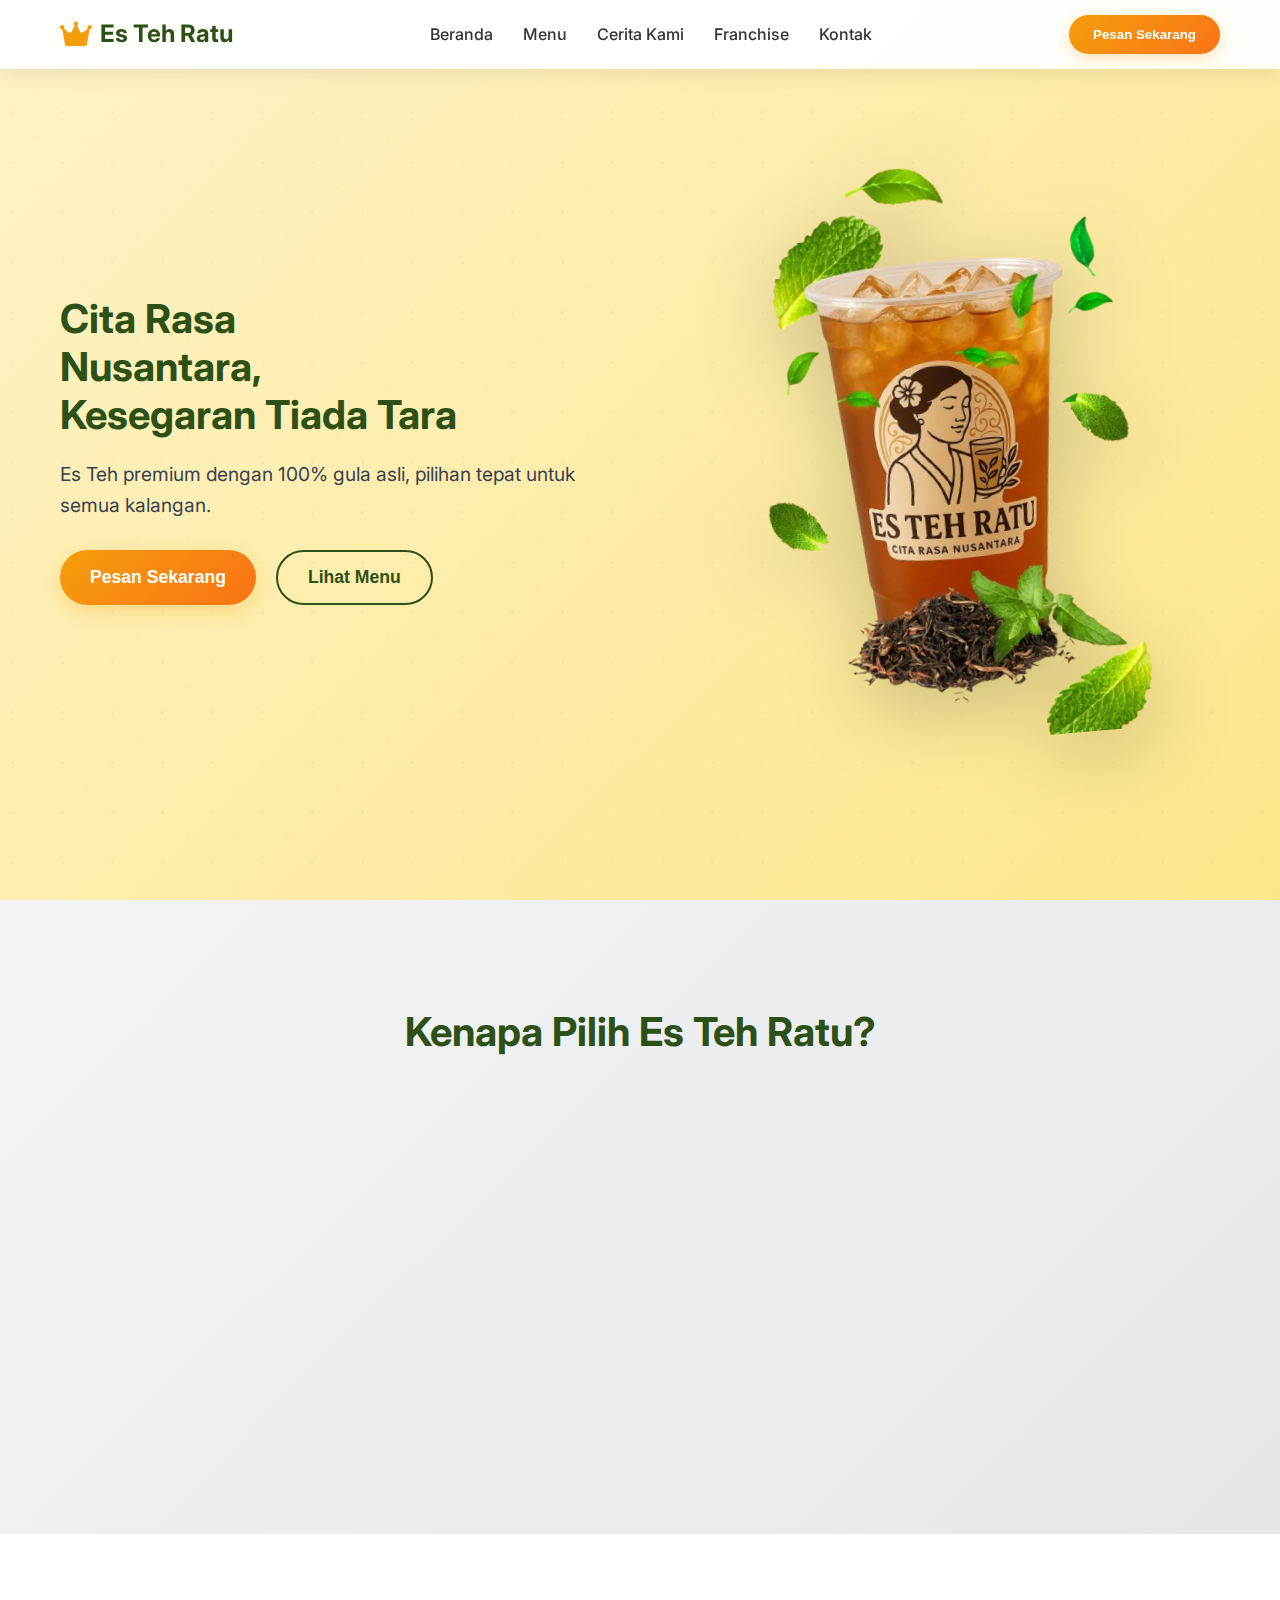
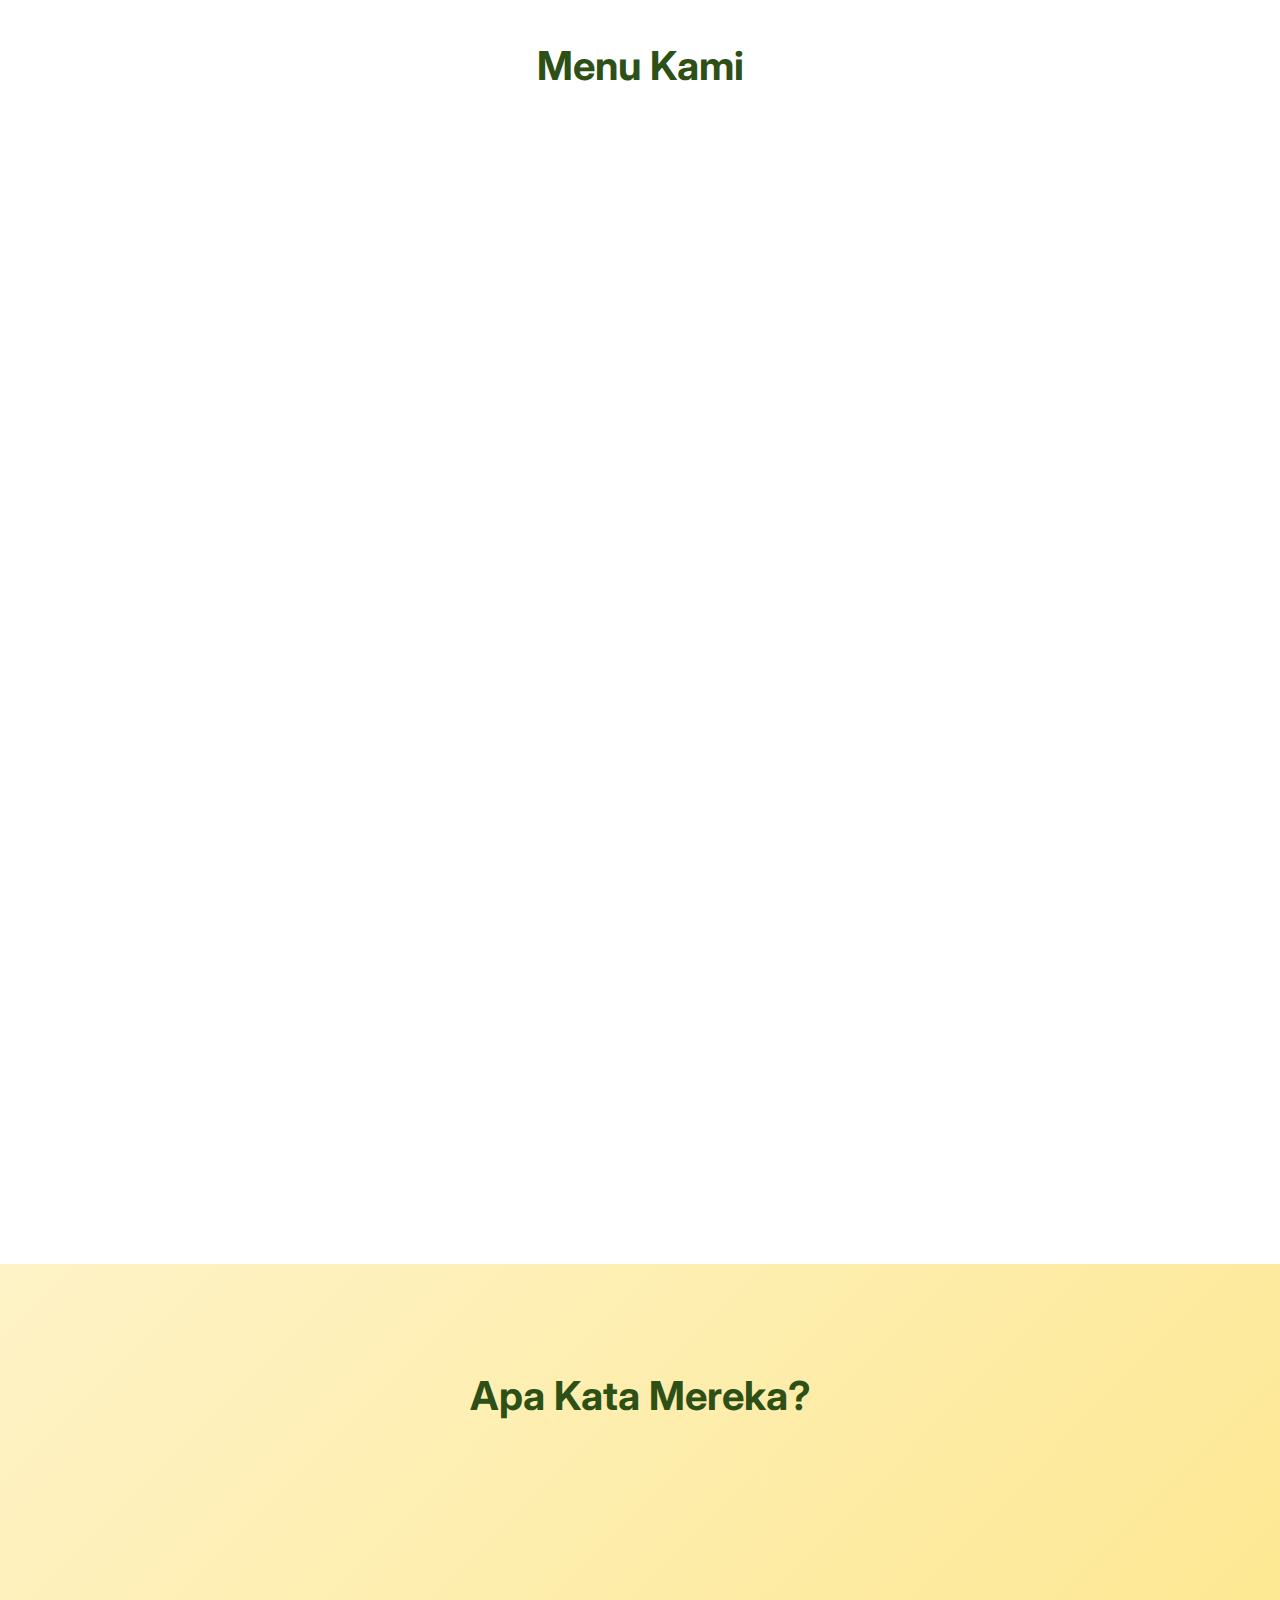
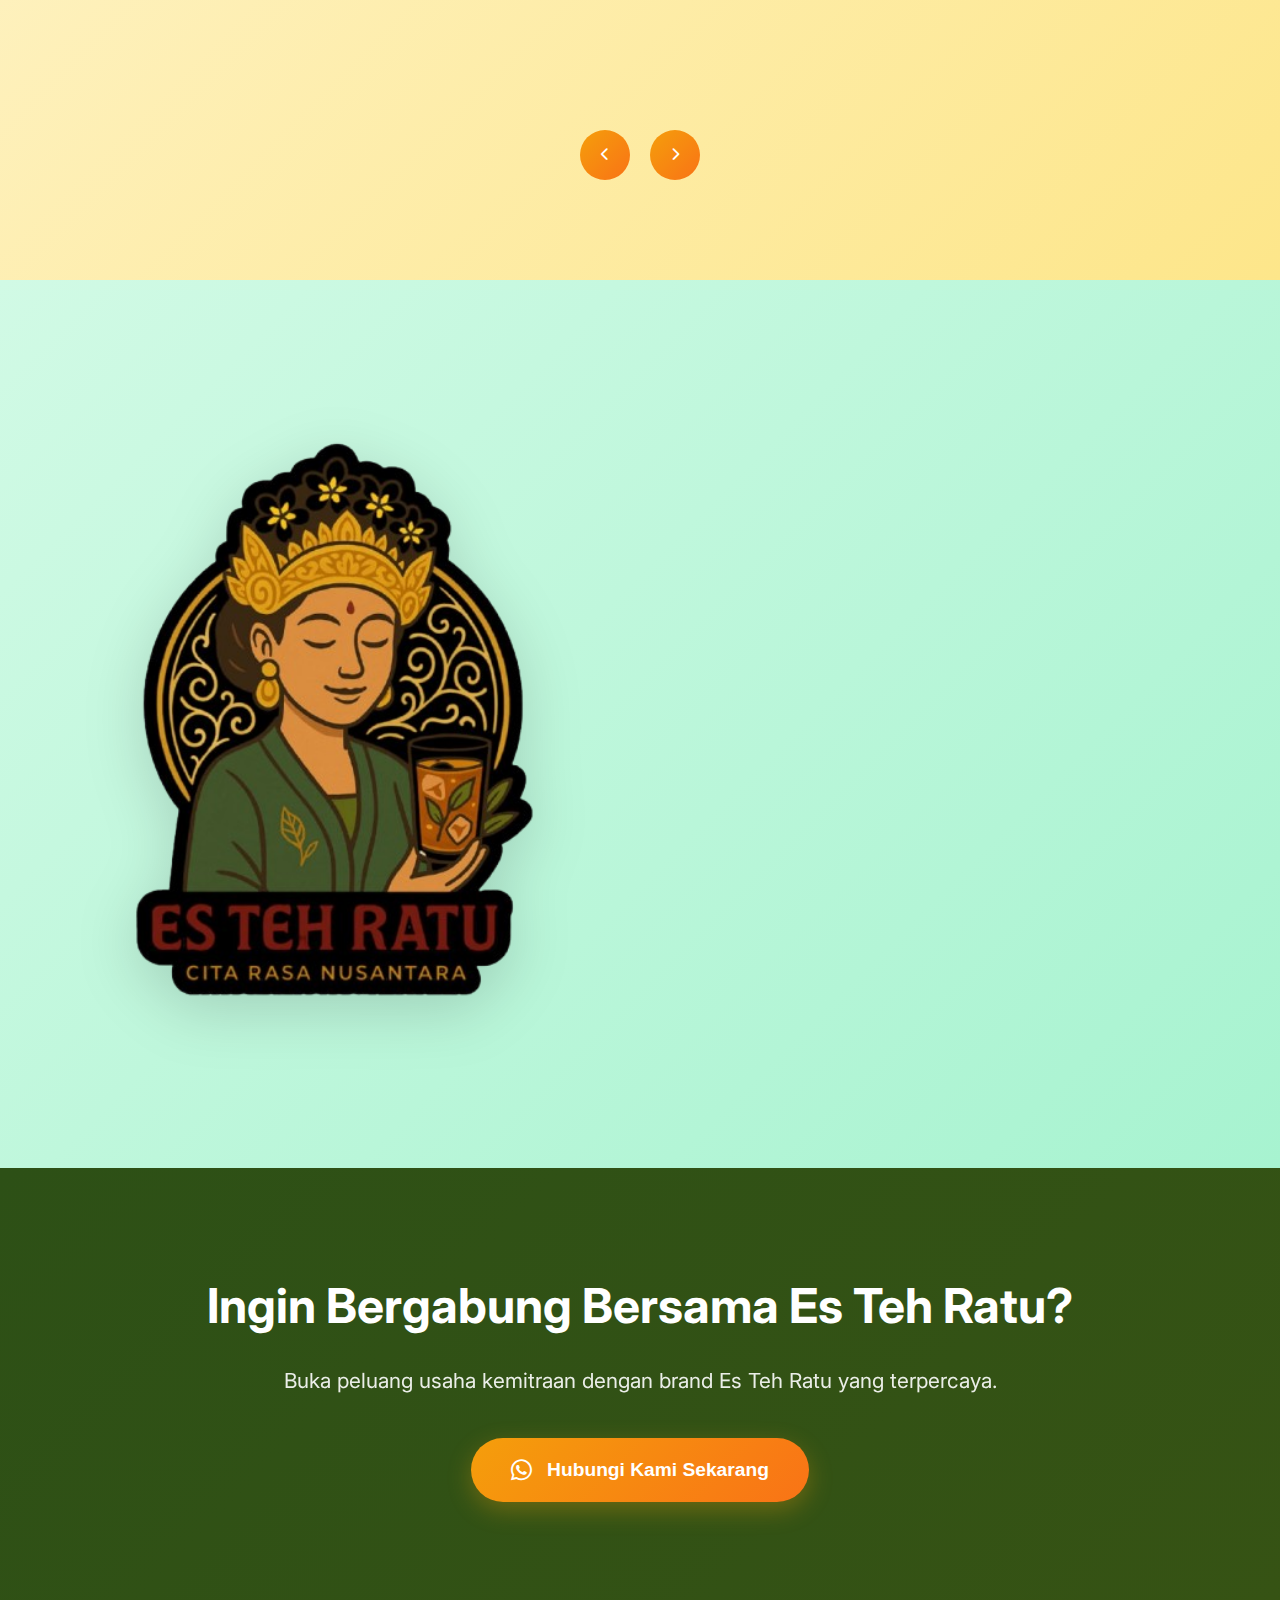
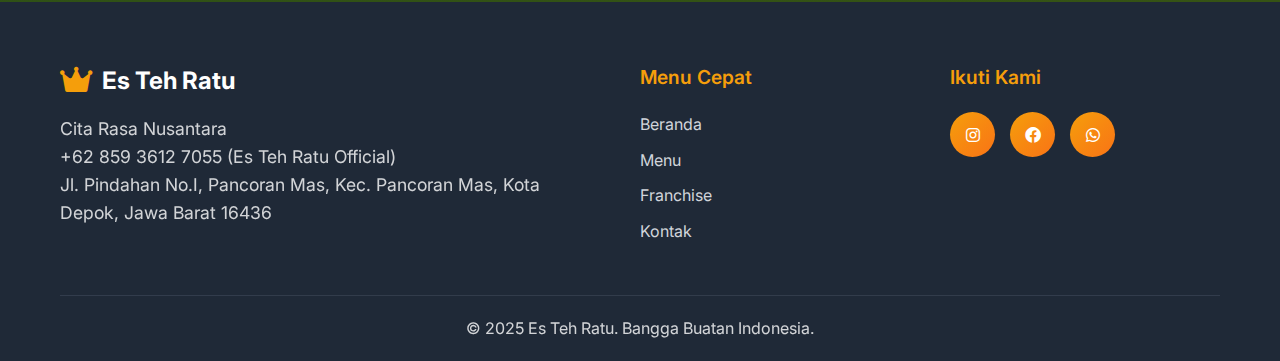
<file: index.html>
<!DOCTYPE html>
<html lang="id">
<head>
    <meta charset="UTF-8">
    <meta name="viewport" content="width=device-width, initial-scale=1.0">
    <title>Es Teh Ratu - Cita Rasa Nusantara</title>
    <link rel="stylesheet" href="styles.css">
    <link href="https://fonts.googleapis.com/css2?family=Inter:wght@400;500;600;700&display=swap" rel="stylesheet">
    <link rel="stylesheet" href="https://cdnjs.cloudflare.com/ajax/libs/font-awesome/6.0.0/css/all.min.css">
</head>
<body>
    <!-- Header & Navigation -->
    <header class="header" id="header">
        <div class="container">
            <div class="nav-brand">
                <div class="logo">
                    <i class="fas fa-crown"></i>
                    <span>Es Teh Ratu</span>
                </div>
            </div>
            <nav class="nav-menu">
                <ul>
                    <li><a href="#home">Beranda</a></li>
                    <li><a href="#menu">Menu</a></li>
                    <li><a href="about.html">Cerita Kami</a></li>
                    <li><a href="franchise.html" data-external="true">Franchise</a></li>
                    <li><a href="#contact">Kontak</a></li>
                </ul>
            </nav>
            <button class="cta-button">Pesan Sekarang</button>
            <div class="mobile-menu-toggle">
                <span></span>
                <span></span>
                <span></span>
            </div>
        </div>
    </header>

    <!-- Hero Section -->
    <section class="hero" id="home">
        <div class="hero-background">
            <div class="batik-pattern"></div>
        </div>
        <div class="container">
            <div class="hero-content">
                <div class="hero-text">
                    <h1 class="hero-title">Cita Rasa<br>Nusantara,<br>Kesegaran Tiada Tara</h1>
                    <p class="hero-subtitle">Es Teh premium dengan 100% gula asli, pilihan tepat untuk semua kalangan.</p>
                    <div class="hero-buttons">
                        <button class="btn-primary">Pesan Sekarang</button>
                        <button class="btn-secondary">Lihat Menu</button>
                    </div>
                </div>
                <div class="hero-image">
                    <div class="tea-cup">
                        <img src="Assets/Es%20Teh%20Ratu%20dan%20Design%20no%20bg.png" alt="Es Teh Ratu - Cita Rasa Nusantara" class="hero-tea-image">
                    </div>
                </div>
            </div>
        </div>
    </section>

    <!-- Highlight Section -->
    <section class="highlights">
        <div class="container">
            <h2 class="section-title">Kenapa Pilih Es Teh Ratu?</h2>
            <div class="highlights-grid">
                <div class="highlight-card">
                    <div class="highlight-icon green">
                        <i class="fas fa-leaf"></i>
                    </div>
                    <h3>Daun Teh Pilihan</h3>
                    <p>Menggunakan daun teh berkualitas tinggi yang dipetik langsung dari kebun teh terbaik Nusantara</p>
                </div>
                <div class="highlight-card">
                    <div class="highlight-icon blue">
                        <i class="fas fa-snowflake"></i>
                    </div>
                    <h3>Es Batu Segar</h3>
                    <p>Es batu berkualitas food grade yang menjaga kesegaran dan cita rasa teh hingga tetes terakhir</p>
                </div>
                <div class="highlight-card">
                    <div class="highlight-icon gold">
                        <i class="fas fa-gem"></i>
                    </div>
                    <h3>100% Gula Asli</h3>
                    <p>Hanya menggunakan gula asli tanpa pemanis buatan untuk rasa yang autentik dan sehat</p>
                </div>
            </div>
        </div>
    </section>

    <!-- Menu Section -->
    <section class="menu" id="menu">
        <div class="container">
            <h2 class="section-title">Menu Kami</h2>
            <div class="menu-grid">
                <div class="menu-card">
                    <div class="menu-image">
                        <img src="Assets/Es%20Teh%20Original%20no%20bg.png" alt="Es Teh Original" class="menu-tea-image">
                    </div>
                    <h3>Es Teh Original</h3>
                    <p class="price">Rp 3.000</p>
                    <button class="menu-btn">Pesan</button>
                </div>
                <div class="menu-card">
                    <div class="menu-image">
                        <img src="Assets/Es%20Teh%20Lemon%20no%20bg.png" alt="Es Teh Lemon" class="menu-tea-image">
                    </div>
                    <h3>Es Teh Lemon</h3>
                    <p class="price">Rp 5.000</p>
                    <button class="menu-btn">Pesan</button>
                </div>
                <div class="menu-card">
                    <div class="menu-image">
                        <img src="Assets/Es%20Teh%20Thaitea%20no%20bg.png" alt="Es Teh Thaitea" class="menu-tea-image">
                    </div>
                    <h3>Es Teh Thaitea</h3>
                    <p class="price">Rp 5.000</p>
                    <button class="menu-btn">Pesan</button>
                </div>
                <div class="menu-card">
                    <div class="menu-image">
                        <img src="Assets/Es%20Teh%20Coklat%20no%20bg.png" alt="Es Teh Coklat" class="menu-tea-image">
                    </div>
                    <h3>Es Teh Coklat</h3>
                    <p class="price">Rp 5.000</p>
                    <button class="menu-btn">Pesan</button>
                </div>
                <div class="menu-card">
                    <div class="menu-image">
                        <img src="Assets/Es%20Teh%20Greentea%20no%20bg.png" alt="Es Teh Greentea" class="menu-tea-image">
                    </div>
                    <h3>Es Teh Greentea</h3>
                    <p class="price">Rp 5.000</p>
                    <button class="menu-btn">Pesan</button>
                </div>
                <div class="menu-card">
                    <div class="menu-image">
                        <img src="Assets/Es%20Teh%20Lecy%20no%20bg.png" alt="Es Teh Lecy" class="menu-tea-image">
                    </div>
                    <h3>Es Teh Lecy</h3>
                    <p class="price">Rp 5.000</p>
                    <button class="menu-btn">Pesan</button>
                </div>
            </div>
        </div>
    </section>

    <!-- Testimoni Section -->
    <section class="testimonials">
        <div class="container">
            <h2 class="section-title">Apa Kata Mereka?</h2>
            <div class="testimonial-carousel">
                <div class="testimonial-track">
                    <div class="testimonial-card google-review">
                        <div class="review-header">
                            <div class="customer-photo initial-photo">
                                <span>A</span>
                            </div>
                            <div class="customer-info">
                                <h4>Asep Renda</h4>
                                <div class="rating">
                                    <i class="fas fa-star"></i>
                                    <i class="fas fa-star"></i>
                                    <i class="fas fa-star"></i>
                                    <i class="fas fa-star"></i>
                                    <i class="fas fa-star"></i>
                                </div>
                            </div>
                        </div>
                        <p>Harga terjangkau+rasanya enak, mantap deh pokoknya</p>
                    </div>
                    <div class="testimonial-card google-review">
                        <div class="review-header">
                            <div class="customer-photo">
                                <img src="Assets/Photo%20muchtar%20ali%20%20syahbana.png" alt="Muchtar Ali Syahbana">
                            </div>
                            <div class="customer-info">
                                <h4>01_Muchtar Ali Syahbana</h4>
                                <div class="rating">
                                    <i class="fas fa-star"></i>
                                    <i class="fas fa-star"></i>
                                    <i class="fas fa-star"></i>
                                    <i class="fas fa-star"></i>
                                    <i class="fas fa-star"></i>
                                </div>
                            </div>
                        </div>
                        <p>Order es disini beberapa kali buat acara, Rasanya enak, harga bersahabat dan tersedia pembayaran QRIS, jadinya bisa sat set sat set</p>
                    </div>
                    <div class="testimonial-card google-review">
                        <div class="review-header">
                            <div class="customer-photo">
                                <img src="Assets/Photo%20abdull%20ghoffar.png" alt="Abdul Goffar">
                            </div>
                            <div class="customer-info">
                                <h4>ABDUL GOFFAR</h4>
                                <div class="rating">
                                    <i class="fas fa-star"></i>
                                    <i class="fas fa-star"></i>
                                    <i class="fas fa-star"></i>
                                    <i class="fas fa-star"></i>
                                    <i class="fas fa-star"></i>
                                </div>
                            </div>
                        </div>
                        <p>Es teh disini sangat enak dan higienis</p>
                    </div>
                    <div class="testimonial-card google-review">
                        <div class="review-header">
                            <div class="customer-photo">
                                <img src="Assets/Photo%20Baijuri.png" alt="Baijuri">
                            </div>
                            <div class="customer-info">
                                <h4>Baijuri</h4>
                                <div class="rating">
                                    <i class="fas fa-star"></i>
                                    <i class="fas fa-star"></i>
                                    <i class="fas fa-star"></i>
                                    <i class="fas fa-star"></i>
                                    <i class="fas fa-star"></i>
                                </div>
                            </div>
                        </div>
                        <p>Tehnya enak, pelayanannya ramah, Mantap dah pokoknya</p>
                    </div>
                    <div class="testimonial-card google-review">
                        <div class="review-header">
                            <div class="customer-photo">
                                <img src="Assets/Photo%20Siska%20Nur%20Afida.png" alt="Siska Nur Afida">
                            </div>
                            <div class="customer-info">
                                <h4>Siska Nur Afida</h4>
                                <div class="rating">
                                    <i class="fas fa-star"></i>
                                    <i class="fas fa-star"></i>
                                    <i class="fas fa-star"></i>
                                    <i class="fas fa-star"></i>
                                    <i class="fas fa-star"></i>
                                </div>
                            </div>
                        </div>
                        <p>Tehnya dan coklatnya mantap</p>
                    </div>
                    <div class="testimonial-card google-review">
                        <div class="review-header">
                            <div class="customer-photo initial-photo">
                                <span>B</span>
                            </div>
                            <div class="customer-info">
                                <h4>Bebek Biidznillah</h4>
                                <div class="rating">
                                    <i class="fas fa-star"></i>
                                    <i class="fas fa-star"></i>
                                    <i class="fas fa-star"></i>
                                    <i class="fas fa-star"></i>
                                    <i class="fas fa-star"></i>
                                </div>
                            </div>
                        </div>
                        <p>es teh ini sangat luar biasa rasanya tidak ada tara terbaik diantara es SEDUNIA... Semoga makin lancar dan makin banyak pelangannya... AAMIIN</p>
                    </div>
                    <div class="testimonial-card google-review">
                        <div class="review-header">
                            <div class="customer-photo" style="width: 60px; height: 60px;">
                                <img src="Assets/Photo%20Badruz%20Zaman.png" alt="Badruz Zaman">
                            </div>
                            <div class="customer-info">
                                <h4>Badruz Zaman</h4>
                                <div class="rating">
                                    <i class="fas fa-star"></i>
                                    <i class="fas fa-star"></i>
                                    <i class="fas fa-star"></i>
                                    <i class="fas fa-star"></i>
                                    <i class="fas fa-star-half-alt"></i>
                                </div>
                            </div>
                        </div>
                        <p>soal es teh dll jadi pilihan yg lumayan rekomen.</p>
                    </div>
                </div>
                <div class="carousel-controls">
                    <button class="carousel-btn prev"><i class="fas fa-chevron-left"></i></button>
                    <button class="carousel-btn next"><i class="fas fa-chevron-right"></i></button>
                </div>
            </div>
        </div>
    </section>

    <!-- Story Section -->
    <section class="story" id="story">
        <div class="container">
            <div class="story-content">
                <div class="story-illustration">
                    <img src="Assets/Logo%20Es%20Teh%20Ratu%20No%20BG.png" alt="Es Teh Ratu Logo" class="story-logo">
                </div>
                <div class="story-text">
                    <h2>Cerita Es Teh Ratu</h2>
                    <p>Es Teh Ratu lahir dari cita rasa Nusantara yang akan rempah. Dengan 100% gula asli, kami menghadirkan es teh berkualitas dengan rasa yang autentik.</p>
                    <p>Setiap tegukan Es Teh Ratu adalah perpaduan sempurna antara tradisi dan inovasi, menghadirkan kesegaran yang tak terlupakan untuk semua kalangan.</p>
                    <p>Komitmen kami adalah memberikan yang terbaik dengan tetap mempertahankan cita rasa asli Nusantara yang telah turun temurun.</p>
                    <button class="btn-outline" onclick="window.location.href='about.html'">Pelajari Lebih Lanjut</button>
                </div>
            </div>
        </div>
    </section>

    <!-- Franchise CTA Section -->
    <section class="franchise" id="franchise">
        <div class="container">
            <div class="franchise-content">
                <h2>Ingin Bergabung Bersama Es Teh Ratu?</h2>
                <p>Buka peluang usaha kemitraan dengan brand Es Teh Ratu yang terpercaya.</p>
                <button class="franchise-btn">
                    <i class="fab fa-whatsapp"></i>
                    Hubungi Kami Sekarang
                </button>
            </div>
        </div>
    </section>

    <!-- Footer -->
    <footer class="footer" id="contact">
        <div class="container">
            <div class="footer-content">
                <div class="footer-brand">
                    <div class="footer-logo">
                        <i class="fas fa-crown"></i>
                        <span>Es Teh Ratu</span>
                    </div>
                    <p>Cita Rasa Nusantara</p>
                    <p>+62 859 3612 7055 (Es Teh Ratu Official)</p>
                    <p>Jl. Pindahan No.I, Pancoran Mas, Kec. Pancoran Mas, Kota Depok, Jawa Barat 16436</p>
                </div>
                <div class="footer-links">
                    <h4>Menu Cepat</h4>
                    <ul>
                        <li><a href="#home">Beranda</a></li>
                        <li><a href="#menu">Menu</a></li>
                        <li><a href="franchise.html" data-external="true">Franchise</a></li>
                        <li><a href="#contact">Kontak</a></li>
                    </ul>
                </div>
                <div class="footer-social">
                    <h4>Ikuti Kami</h4>
                    <div class="social-icons">
                        <a href="https://www.instagram.com/estehratu.co.id?igsh=OG5teXlub2JyYXpx" target="_blank"><i class="fab fa-instagram"></i></a>
                        <a href="#"><i class="fab fa-facebook"></i></a>
                        <a href="https://api.whatsapp.com/send/?phone=6285936127055&text=Halo%21+Saya+tertarik+dengan+peluang+franchise+Es+Teh+Ratu.+Bisa+minta+informasi+lebih+lanjut%3F&type=phone_number&app_absent=0" target="_blank"><i class="fab fa-whatsapp"></i></a>
                    </div>
                </div>
            </div>
            <div class="footer-bottom">
                <p>&copy; 2025 Es Teh Ratu. Bangga Buatan Indonesia.</p>
            </div>
        </div>
    </footer>

    <script src="script.js"></script>
</body>
</html>
</file>
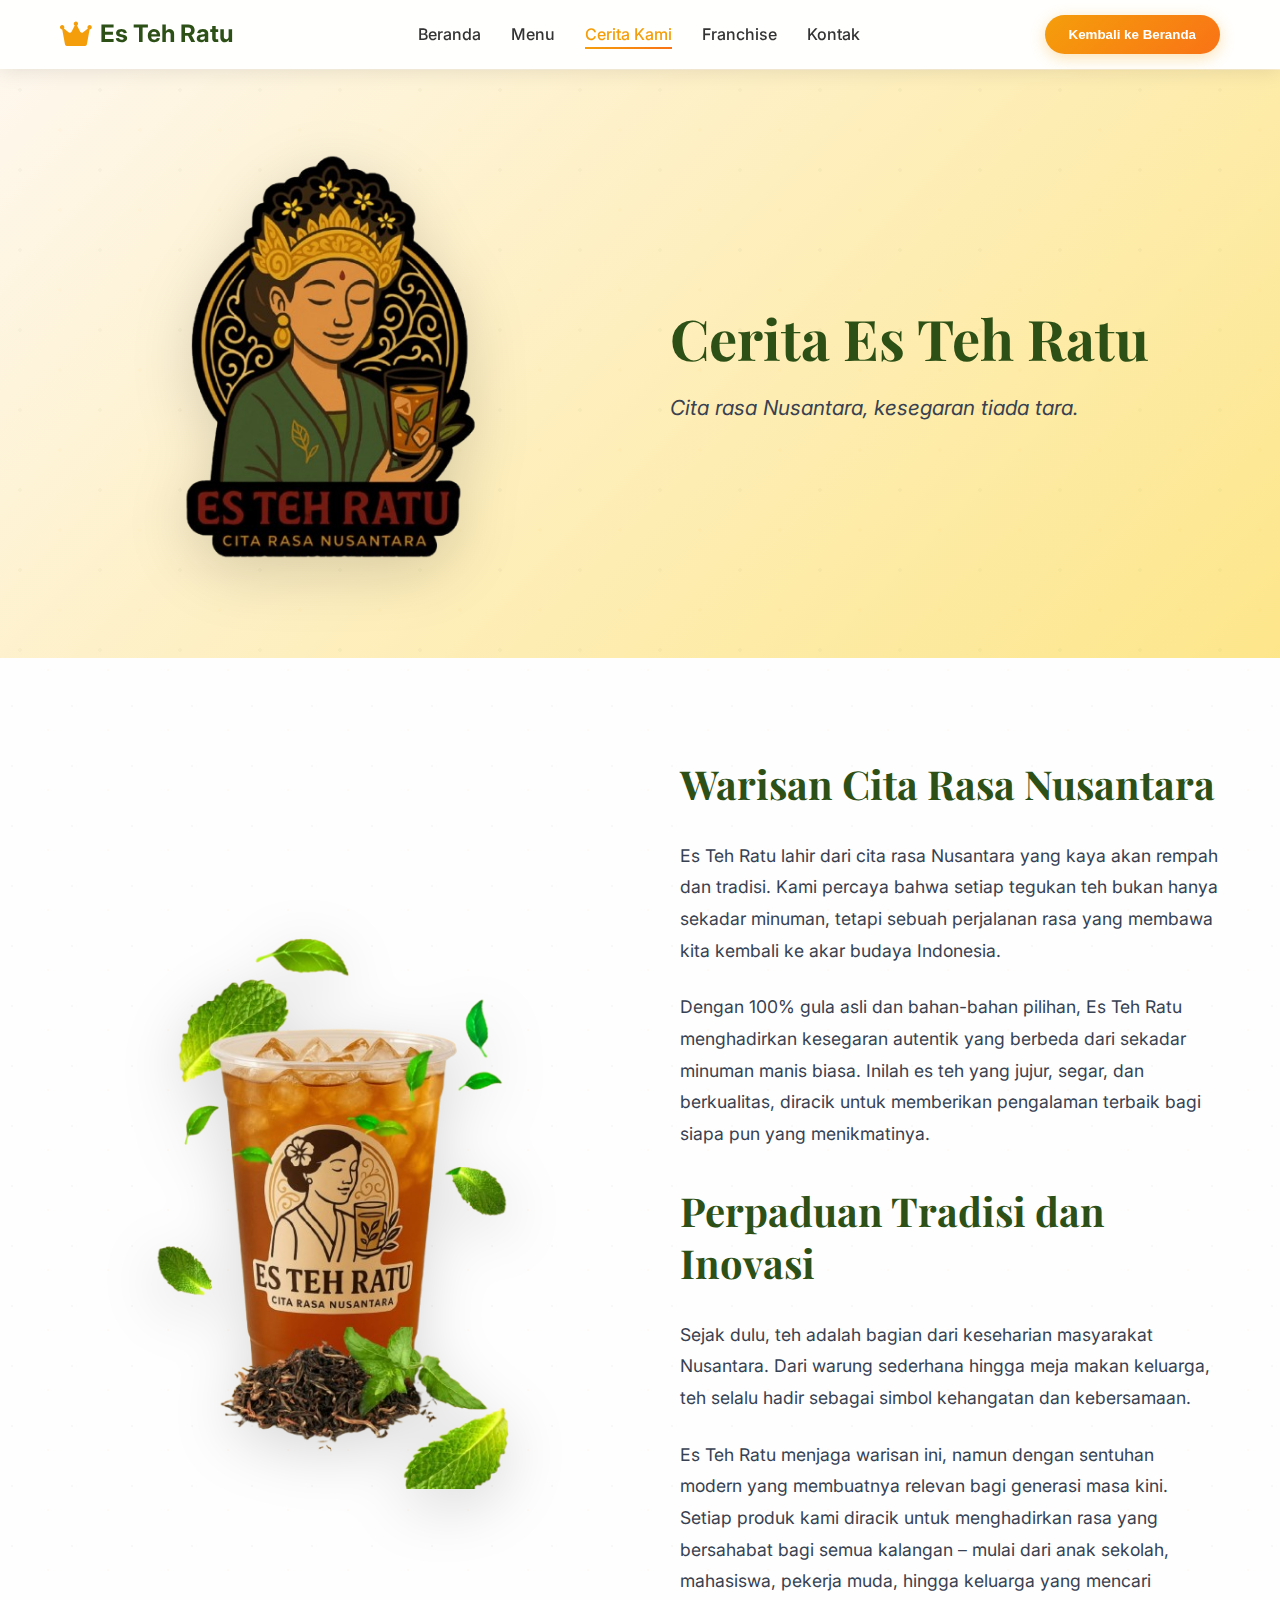
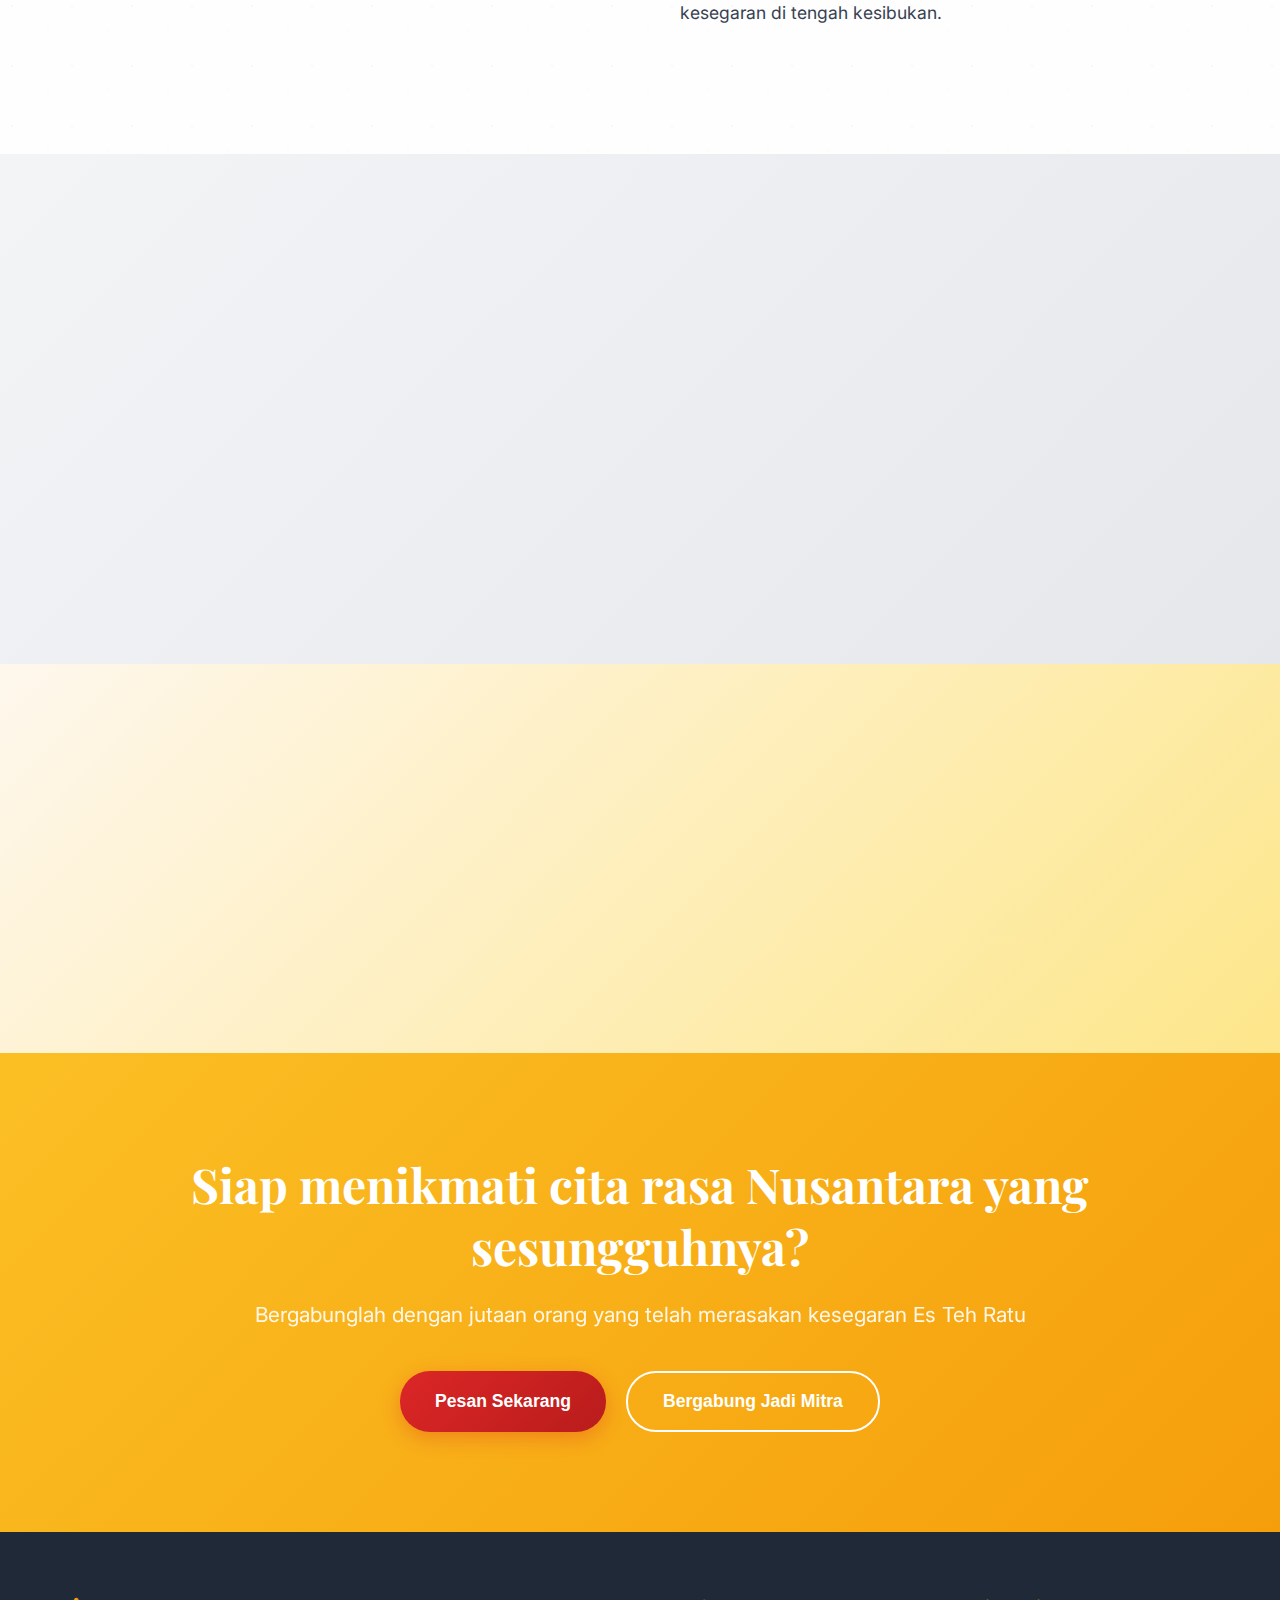
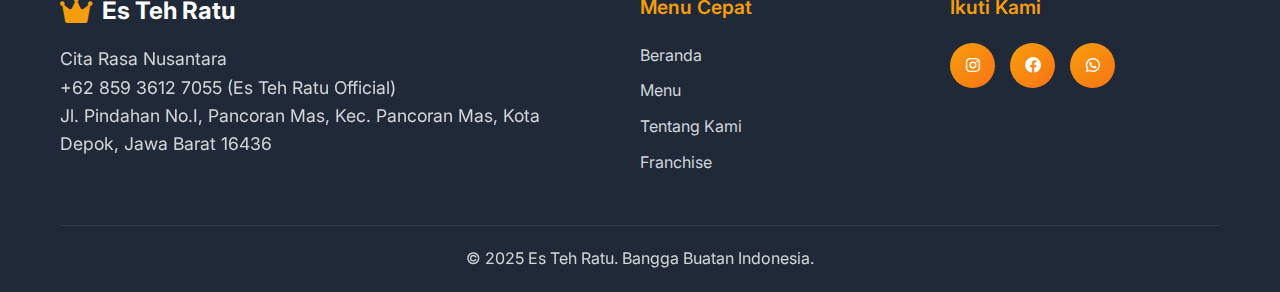
<file: about.html>
<!DOCTYPE html>
<html lang="id">
<head>
    <meta charset="UTF-8">
    <meta name="viewport" content="width=device-width, initial-scale=1.0">
    <title>Cerita Es Teh Ratu - Tentang Kami</title>
    <link rel="stylesheet" href="about.css">
    <link href="https://fonts.googleapis.com/css2?family=Inter:wght@400;500;600;700&family=Playfair+Display:wght@400;600;700&display=swap" rel="stylesheet">
    <link rel="stylesheet" href="https://cdnjs.cloudflare.com/ajax/libs/font-awesome/6.0.0/css/all.min.css">
</head>
<body>
    <!-- Header & Navigation -->
    <header class="header">
        <div class="container">
            <div class="nav-brand">
                <div class="logo">
                    <i class="fas fa-crown"></i>
                    <span>Es Teh Ratu</span>
                </div>
            </div>
            <nav class="nav-menu">
                <ul>
                    <li><a href="index.html">Beranda</a></li>
                    <li><a href="index.html#menu">Menu</a></li>
                    <li><a href="about.html" class="active">Cerita Kami</a></li>
                    <li><a href="index.html#franchise">Franchise</a></li>
                    <li><a href="index.html#contact">Kontak</a></li>
                </ul>
            </nav>
            <button class="cta-button" onclick="window.location.href='index.html'">Kembali ke Beranda</button>
        </div>
    </header>

    <!-- Hero Section -->
    <section class="hero">
        <div class="hero-background">
            <div class="batik-pattern"></div>
        </div>
        <div class="container">
            <div class="hero-content">
                <div class="hero-image">
                    <img src="Assets/Logo%20Es%20Teh%20Ratu%20No%20BG.png" alt="Es Teh Ratu Logo" class="story-main-image">
                </div>
                <div class="hero-text">
                    <h1 class="hero-title">Cerita Es Teh Ratu</h1>
                    <p class="hero-subtitle">Cita rasa Nusantara, kesegaran tiada tara.</p>
                </div>
            </div>
        </div>
    </section>

    <!-- Main Story Section -->
    <section class="story-main">
        <div class="container">
            <div class="story-content">
                <div class="story-illustration">
                    <img src="Assets/Es%20Teh%20Ratu%20dan%20Design%20no%20bg.png" alt="Es Teh Ratu Design" class="story-main-image">
                </div>
                <div class="story-text">
                    <h2>Warisan Cita Rasa Nusantara</h2>
                    <p>Es Teh Ratu lahir dari cita rasa Nusantara yang kaya akan rempah dan tradisi. Kami percaya bahwa setiap tegukan teh bukan hanya sekadar minuman, tetapi sebuah perjalanan rasa yang membawa kita kembali ke akar budaya Indonesia.</p>
                    
                    <p>Dengan 100% gula asli dan bahan-bahan pilihan, Es Teh Ratu menghadirkan kesegaran autentik yang berbeda dari sekadar minuman manis biasa. Inilah es teh yang jujur, segar, dan berkualitas, diracik untuk memberikan pengalaman terbaik bagi siapa pun yang menikmatinya.</p>
                    
                    <h3>Perpaduan Tradisi dan Inovasi</h3>
                    
                    <p>Sejak dulu, teh adalah bagian dari keseharian masyarakat Nusantara. Dari warung sederhana hingga meja makan keluarga, teh selalu hadir sebagai simbol kehangatan dan kebersamaan.</p>
                    
                    <p>Es Teh Ratu menjaga warisan ini, namun dengan sentuhan modern yang membuatnya relevan bagi generasi masa kini. Setiap produk kami diracik untuk menghadirkan rasa yang bersahabat bagi semua kalangan – mulai dari anak sekolah, mahasiswa, pekerja muda, hingga keluarga yang mencari kesegaran di tengah kesibukan.</p>
                </div>
            </div>
        </div>
    </section>

    <!-- Values Section -->
    <section class="values">
        <div class="container">
            <div class="values-grid">
                <div class="value-card">
                    <div class="value-icon">
                        <i class="fas fa-leaf"></i>
                    </div>
                    <h3>Autentik</h3>
                    <p>Resep turun temurun dengan bahan-bahan asli Nusantara yang terjaga kualitasnya</p>
                </div>
                <div class="value-card">
                    <div class="value-icon">
                        <i class="fas fa-star"></i>
                    </div>
                    <h3>Berkualitas</h3>
                    <p>Standar kualitas tinggi dalam setiap proses pembuatan untuk rasa yang konsisten</p>
                </div>
                <div class="value-card">
                    <div class="value-icon">
                        <i class="fas fa-coins"></i>
                    </div>
                    <h3>Terjangkau</h3>
                    <p>Harga yang ramah di kantong tanpa mengurangi kualitas dan cita rasa premium</p>
                </div>
            </div>
        </div>
    </section>

    <!-- Testimonial Section -->
    <section class="testimonial">
        <div class="container">
            <div class="testimonial-content">
                <div class="quote-marks">
                    <i class="fas fa-quote-left"></i>
                </div>
                <blockquote>
                    "Kualitas teh terbaik, manisnya gula asli, dengan harga yang ramah di kantong."
                </blockquote>
            </div>
        </div>
    </section>

    <!-- Final CTA Section -->
    <section class="final-cta">
        <div class="container">
            <div class="cta-content">
                <h2>Siap menikmati cita rasa Nusantara yang sesungguhnya?</h2>
                <p>Bergabunglah dengan jutaan orang yang telah merasakan kesegaran Es Teh Ratu</p>
                <div class="cta-buttons">
                    <button class="btn-primary">Pesan Sekarang</button>
                    <button class="btn-secondary">Bergabung Jadi Mitra</button>
                </div>
            </div>
        </div>
    </section>

    <!-- Footer -->
    <footer class="footer">
        <div class="container">
            <div class="footer-content">
                <div class="footer-brand">
                    <div class="footer-logo">
                        <i class="fas fa-crown"></i>
                        <span>Es Teh Ratu</span>
                    </div>
                    <p>Cita Rasa Nusantara</p>
                    <p>+62 859 3612 7055 (Es Teh Ratu Official)</p>
                    <p>Jl. Pindahan No.I, Pancoran Mas, Kec. Pancoran Mas, Kota Depok, Jawa Barat 16436</p>
                </div>
                <div class="footer-links">
                    <h4>Menu Cepat</h4>
                    <ul>
                        <li><a href="index.html">Beranda</a></li>
                        <li><a href="index.html#menu">Menu</a></li>
                        <li><a href="about.html">Tentang Kami</a></li>
                        <li><a href="index.html#franchise">Franchise</a></li>
                    </ul>
                </div>
                <div class="footer-social">
                    <h4>Ikuti Kami</h4>
                    <div class="social-icons">
                        <a href="https://www.instagram.com/estehratu.co.id?igsh=OG5teXlub2JyYXpx" target="_blank"><i class="fab fa-instagram"></i></a>
                        <a href="#"><i class="fab fa-facebook"></i></a>
                        <a href="https://api.whatsapp.com/send/?phone=6285936127055&text=Halo%21+Saya+tertarik+dengan+peluang+franchise+Es+Teh+Ratu.+Bisa+minta+informasi+lebih+lanjut%3F&type=phone_number&app_absent=0" target="_blank"><i class="fab fa-whatsapp"></i></a>
                    </div>
                </div>
            </div>
            <div class="footer-bottom">
                <p>&copy; 2025 Es Teh Ratu. Bangga Buatan Indonesia.</p>
            </div>
        </div>
    </footer>

    <script src="about.js"></script>
</body>
</html>
</file>
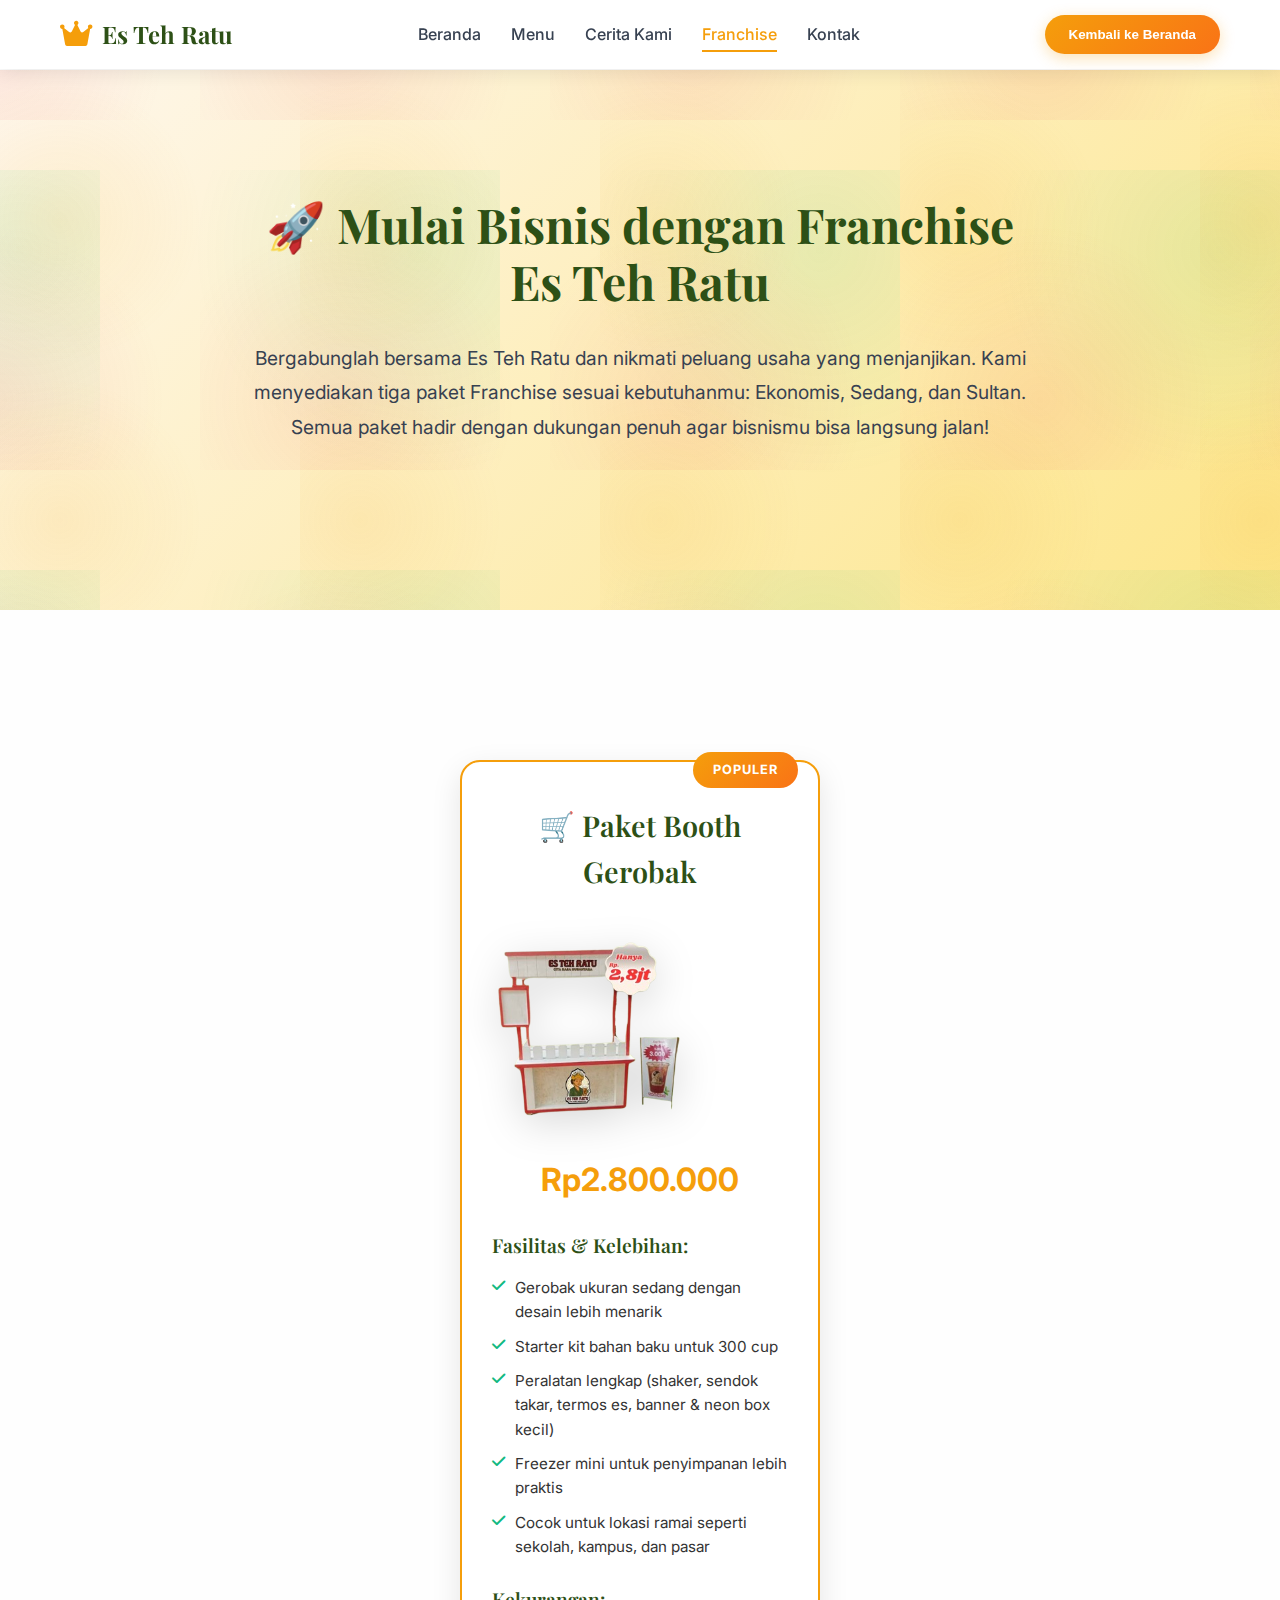
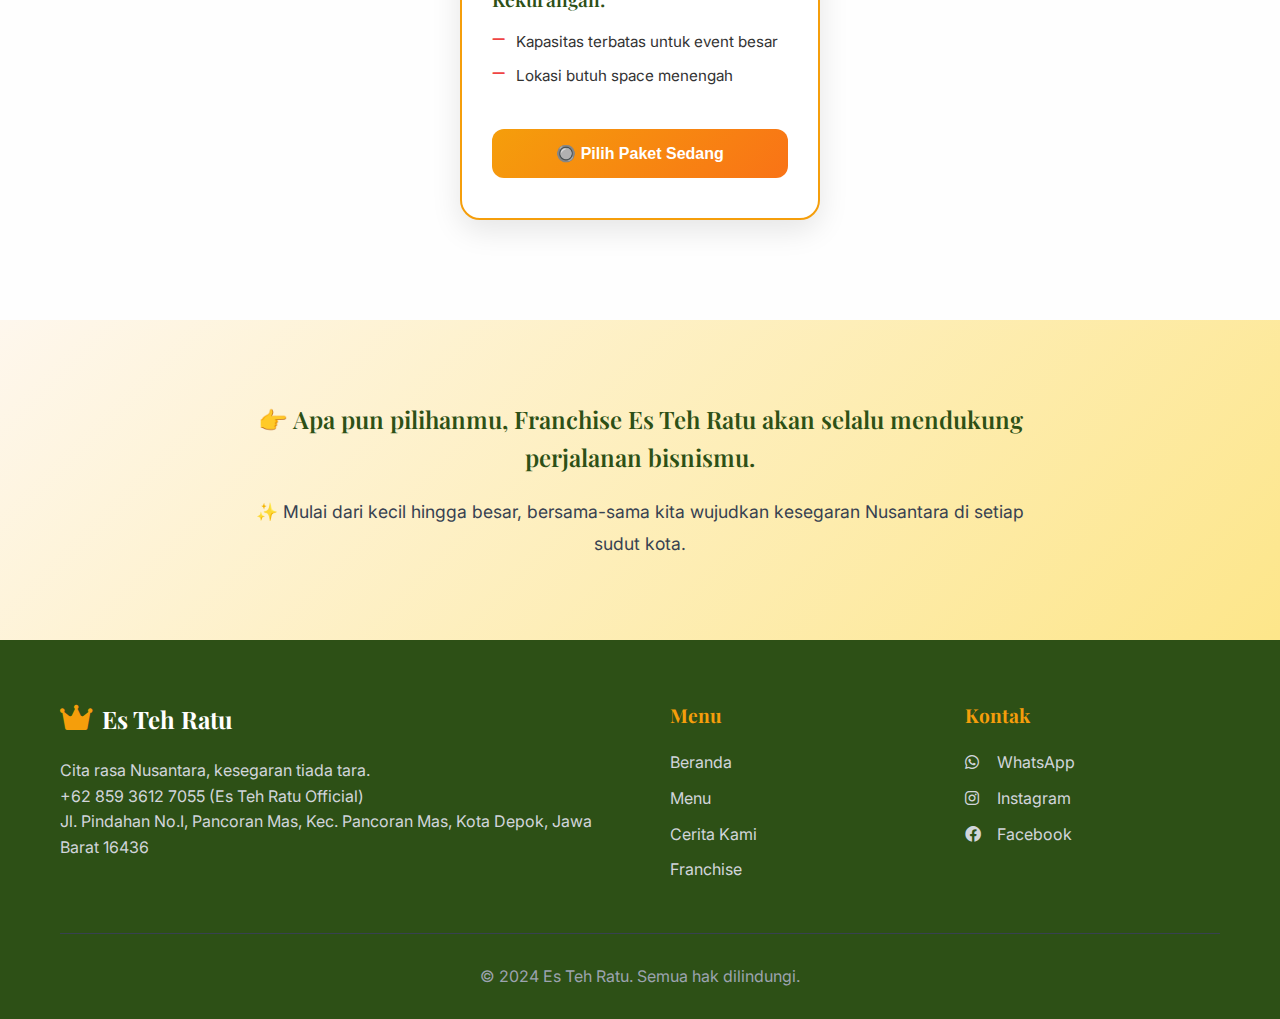
<file: franchise.html>
<!DOCTYPE html>
<html lang="id">
<head>
    <meta charset="UTF-8">
    <meta name="viewport" content="width=device-width, initial-scale=1.0">
    <title>🚀 Mulai Bisnis dengan Franchise Es Teh Ratu</title>
    <link rel="stylesheet" href="franchise.css">
    <link href="https://fonts.googleapis.com/css2?family=Inter:wght@300;400;500;600;700&family=Playfair+Display:wght@400;500;600;700&display=swap" rel="stylesheet">
    <link rel="stylesheet" href="https://cdnjs.cloudflare.com/ajax/libs/font-awesome/6.0.0/css/all.min.css">
</head>
<body>
    <!-- Header -->
    <header class="header">
        <nav class="nav">
            <div class="container">
                <div class="nav-content">
                    <div class="nav-brand">
                        <div class="logo">
                            <i class="fas fa-crown"></i>
                            <span>Es Teh Ratu</span>
                        </div>
                    </div>
                    <div class="nav-links">
                        <a href="index.html">Beranda</a>
                        <a href="index.html#menu">Menu</a>
                        <a href="about.html">Cerita Kami</a>
                        <a href="franchise.html" class="active">Franchise</a>
                        <a href="index.html#contact">Kontak</a>
                    </div>
                    <button class="cta-button" onclick="orderWhatsApp()">Kembali ke Beranda</button>
                </div>
            </div>
        </nav>
    </header>

    <!-- Hero Section -->
    <section class="hero">
        <div class="hero-background">
            <div class="batik-pattern"></div>
        </div>
        <div class="container">
            <div class="hero-content">
                <div class="hero-text">
                    <h1 class="hero-title">🚀 Mulai Bisnis dengan Franchise Es Teh Ratu</h1>
                    <p class="hero-subtitle">Bergabunglah bersama Es Teh Ratu dan nikmati peluang usaha yang menjanjikan. Kami menyediakan tiga paket Franchise sesuai kebutuhanmu: Ekonomis, Sedang, dan Sultan. Semua paket hadir dengan dukungan penuh agar bisnismu bisa langsung jalan!</p>
                </div>
            </div>
        </div>
    </section>

    <!-- Franchise Packages Section -->
    <section class="packages">
        <div class="container">
            <div class="packages-grid">
                
                <!-- Paket Ekonomis -->
                <div class="package-card ekonomis">
                    <div class="package-header">
                        <h3>🛒 Paket Booth Ekonomis</h3>
                    </div>
                    
                    <div class="package-image">
                        <img src="Assets/Paket%20Booth%20Ekonomis.png" alt="Paket Booth Ekonomis" class="package-booth-image">
                    </div>
                    
                    <div class="package-price">Rp1.800.000</div>
                    
                    <div class="package-content">
                        <h4>Fasilitas & Kelebihan:</h4>
                        <ul class="benefits">
                            <li><i class="fas fa-check"></i> Gerobak minimalis, hemat tempat</li>
                            <li><i class="fas fa-check"></i> Starter kit bahan baku untuk 100 cup</li>
                            <li><i class="fas fa-check"></i> Peralatan dasar (shaker, sendok takar, banner mini)</li>
                            <li><i class="fas fa-check"></i> Cocok untuk pemula dengan modal terbatas</li>
                        </ul>
                        
                        <h4>Kekurangan:</h4>
                        <ul class="limitations">
                            <li><i class="fas fa-minus"></i> Kapasitas gerobak terbatas</li>
                            <li><i class="fas fa-minus"></i> Tidak ada freezer pendingin</li>
                            <li><i class="fas fa-minus"></i> Branding lebih sederhana</li>
                        </ul>
                        
                        <button class="package-btn ekonomis-btn" onclick="selectPackage('ekonomis')">
                            🔘 Mulai dengan Paket Ekonomis
                        </button>
                    </div>
                </div>

                <!-- Paket Sedang -->
                <div class="package-card sedang featured">
                    <div class="featured-badge">POPULER</div>
                    <div class="package-header">
                        <h3>🛒 Paket Booth Gerobak</h3>
                    </div>
                    
                    <div class="package-image">
                        <img src="Assets/Paket%20Booth%20Gerobak.png" alt="Paket Booth Gerobak" class="package-booth-image">
                    </div>
                    
                    <div class="package-price">Rp2.800.000</div>
                    
                    <div class="package-content">
                        <h4>Fasilitas & Kelebihan:</h4>
                        <ul class="benefits">
                            <li><i class="fas fa-check"></i> Gerobak ukuran sedang dengan desain lebih menarik</li>
                            <li><i class="fas fa-check"></i> Starter kit bahan baku untuk 300 cup</li>
                            <li><i class="fas fa-check"></i> Peralatan lengkap (shaker, sendok takar, termos es, banner & neon box kecil)</li>
                            <li><i class="fas fa-check"></i> Freezer mini untuk penyimpanan lebih praktis</li>
                            <li><i class="fas fa-check"></i> Cocok untuk lokasi ramai seperti sekolah, kampus, dan pasar</li>
                        </ul>
                        
                        <h4>Kekurangan:</h4>
                        <ul class="limitations">
                            <li><i class="fas fa-minus"></i> Kapasitas terbatas untuk event besar</li>
                            <li><i class="fas fa-minus"></i> Lokasi butuh space menengah</li>
                        </ul>
                        
                        <button class="package-btn sedang-btn" onclick="selectPackage('sedang')">
                            🔘 Pilih Paket Sedang
                        </button>
                    </div>
                </div>

                <!-- Paket Sultan -->
                <div class="package-card sultan">
                    <div class="package-header">
                        <h3>🛒 Paket Booth Kontainer</h3>
                    </div>
                    
                    <div class="package-image">
                        <img src="Assets/Paket%20Booth%20Kontainer.png" alt="Paket Booth Kontainer" class="package-booth-image">
                    </div>
                    
                    <div class="package-price">Rp5.300.000</div>
                    
                    <div class="package-content">
                        <h4>Fasilitas & Kelebihan:</h4>
                        <ul class="benefits">
                            <li><i class="fas fa-check"></i> Gerobak full set dengan branding premium</li>
                            <li><i class="fas fa-check"></i> Starter kit bahan baku untuk 700 cup</li>
                            <li><i class="fas fa-check"></i> Peralatan super lengkap (mesin sealer cup, freezer besar, neon box, sound mini)</li>
                            <li><i class="fas fa-check"></i> Training khusus & support marketing online</li>
                            <li><i class="fas fa-check"></i> Cocok untuk area strategis & franchise berskala besar</li>
                        </ul>
                        
                        <h4>Kekurangan:</h4>
                        <ul class="limitations">
                            <li><i class="fas fa-minus"></i> Butuh space lebih luas</li>
                            <li><i class="fas fa-minus"></i> Modal lebih besar</li>
                        </ul>
                        
                        <button class="package-btn sultan-btn" onclick="selectPackage('sultan')">
                            🔘 Mulai dengan Paket Sultan
                        </button>
                    </div>
                </div>
            </div>
        </div>
    </section>

    <!-- Footer Message -->
    <section class="footer-message">
        <div class="container">
            <div class="message-content">
                <p class="main-message">👉 Apa pun pilihanmu, Franchise Es Teh Ratu akan selalu mendukung perjalanan bisnismu.</p>
                <p class="sub-message">✨ Mulai dari kecil hingga besar, bersama-sama kita wujudkan kesegaran Nusantara di setiap sudut kota.</p>
            </div>
        </div>
    </section>

    <!-- Footer -->
    <footer class="footer">
        <div class="container">
            <div class="footer-content">
                <div class="footer-brand">
                    <div class="logo">
                        <i class="fas fa-crown"></i>
                        <span>Es Teh Ratu</span>
                    </div>
                    <p>Cita rasa Nusantara, kesegaran tiada tara.</p>
                    <p>+62 859 3612 7055 (Es Teh Ratu Official)</p>
                    <p>Jl. Pindahan No.I, Pancoran Mas, Kec. Pancoran Mas, Kota Depok, Jawa Barat 16436</p>
                </div>
                <div class="footer-links">
                    <div class="footer-column">
                        <h4>Menu</h4>
                        <a href="index.html">Beranda</a>
                        <a href="index.html#menu">Menu</a>
                        <a href="about.html">Cerita Kami</a>
                        <a href="franchise.html">Franchise</a>
                    </div>
                    <div class="footer-column">
                        <h4>Kontak</h4>
                        <a href="https://api.whatsapp.com/send/?phone=6285936127055&text=Halo%21+Saya+tertarik+dengan+peluang+franchise+Es+Teh+Ratu.+Bisa+minta+informasi+lebih+lanjut%3F&type=phone_number&app_absent=0" target="_blank"><i class="fab fa-whatsapp"></i> WhatsApp</a>
                        <a href="https://www.instagram.com/estehratu.co.id?igsh=OG5teXlub2JyYXpx" target="_blank"><i class="fab fa-instagram"></i> Instagram</a>
                        <a href="#"><i class="fab fa-facebook"></i> Facebook</a>
                    </div>
                </div>
            </div>
            <div class="footer-bottom">
                <p>&copy; 2024 Es Teh Ratu. Semua hak dilindungi.</p>
            </div>
        </div>
    </footer>

    <script src="franchise.js"></script>
</body>
</html>
</file>
<file: styles.css>
/* Reset and Base Styles */
* {
    margin: 0;
    padding: 0;
    box-sizing: border-box;
}

body {
    font-family: 'Inter', sans-serif;
    line-height: 1.6;
    color: #333;
    overflow-x: hidden;
}

.container {
    max-width: 1200px;
    margin: 0 auto;
    padding: 0 20px;
}

/* Header & Navigation */
.header {
    background: rgba(255, 255, 255, 0.95);
    backdrop-filter: blur(10px);
    position: fixed;
    top: 0;
    left: 0;
    right: 0;
    z-index: 1000;
    transition: all 0.3s ease;
    box-shadow: 0 2px 20px rgba(0, 0, 0, 0.1);
}

.header .container {
    display: flex;
    align-items: center;
    justify-content: space-between;
    padding: 15px 20px;
}

.nav-brand .logo {
    display: flex;
    align-items: center;
    font-size: 24px;
    font-weight: 700;
    color: #2d5016;
}

.nav-brand .logo i {
    color: #f59e0b;
    margin-right: 8px;
    font-size: 28px;
}

.nav-menu ul {
    display: flex;
    list-style: none;
    gap: 30px;
}

.nav-menu a {
    text-decoration: none;
    color: #333;
    font-weight: 500;
    transition: color 0.3s ease;
    position: relative;
}

.nav-menu a:hover {
    color: #f59e0b;
}

.nav-menu a::after {
    content: '';
    position: absolute;
    bottom: -5px;
    left: 0;
    width: 0;
    height: 2px;
    background: linear-gradient(90deg, #f59e0b, #f97316);
    transition: width 0.3s ease;
}

.nav-menu a:hover::after {
    width: 100%;
}

.cta-button {
    background: linear-gradient(135deg, #f59e0b, #f97316);
    color: white;
    border: none;
    padding: 12px 24px;
    border-radius: 25px;
    font-weight: 600;
    cursor: pointer;
    transition: all 0.3s ease;
    box-shadow: 0 4px 15px rgba(245, 158, 11, 0.3);
}

.cta-button:hover {
    transform: translateY(-2px);
    box-shadow: 0 6px 20px rgba(245, 158, 11, 0.4);
}

.mobile-menu-toggle {
    display: none;
    flex-direction: column;
    cursor: pointer;
}

.mobile-menu-toggle span {
    width: 25px;
    height: 3px;
    background: #333;
    margin: 3px 0;
    transition: 0.3s;
}

/* Hero Section */
.hero {
    min-height: 100vh;
    display: flex;
    align-items: center;
    position: relative;
    background: linear-gradient(135deg, #fef3c7 0%, #fde68a 100%);
    overflow: hidden;
}

.hero-background {
    position: absolute;
    top: 0;
    left: 0;
    right: 0;
    bottom: 0;
    z-index: 1;
}

.batik-pattern {
    position: absolute;
    top: 0;
    left: 0;
    right: 0;
    bottom: 0;
    background-image: 
        radial-gradient(circle at 25% 25%, rgba(45, 80, 22, 0.1) 2px, transparent 2px),
        radial-gradient(circle at 75% 75%, rgba(245, 158, 11, 0.1) 2px, transparent 2px);
    background-size: 50px 50px;
    opacity: 0.3;
}

.hero-content {
    display: grid;
    grid-template-columns: 1fr 1fr;
    gap: 60px;
    align-items: center;
    position: relative;
    z-index: 2;
}

.hero-title {
    font-size: 2.5rem;
    font-weight: 700;
    color: #2d5016;
    line-height: 1.2;
    margin-bottom: 20px;
}

.hero-subtitle {
    font-size: 1.2rem;
    color: #374151;
    margin-bottom: 30px;
    line-height: 1.6;
}

.hero-buttons {
    display: flex;
    gap: 20px;
}

.btn-primary {
    background: linear-gradient(135deg, #f59e0b, #f97316);
    color: white;
    border: none;
    padding: 15px 30px;
    border-radius: 30px;
    font-size: 1.1rem;
    font-weight: 600;
    cursor: pointer;
    transition: all 0.3s ease;
    box-shadow: 0 6px 20px rgba(245, 158, 11, 0.3);
}

.btn-primary:hover {
    transform: translateY(-3px);
    box-shadow: 0 8px 25px rgba(245, 158, 11, 0.4);
}

.btn-secondary {
    background: transparent;
    color: #2d5016;
    border: 2px solid #2d5016;
    padding: 15px 30px;
    border-radius: 30px;
    font-size: 1.1rem;
    font-weight: 600;
    cursor: pointer;
    transition: all 0.3s ease;
}

.btn-secondary:hover {
    background: #2d5016;
    color: white;
    transform: translateY(-3px);
}

/* Tea Cup Image */
.hero-image {
    display: flex;
    justify-content: center;
    align-items: center;
}

.tea-cup {
    position: relative;
    transform: rotate(-5deg);
    animation: float 3s ease-in-out infinite;
    filter: drop-shadow(0 20px 40px rgba(0, 0, 0, 0.2));
}

@keyframes float {
    0%, 100% { transform: rotate(-5deg) translateY(0px); }
    50% { transform: rotate(-5deg) translateY(-10px); }
}

.hero-tea-image {
    width: 100%;
    max-width: 800px;
    height: auto;
    max-height: 90vh;
    object-fit: contain;
    border-radius: 10px;
}

/* Highlights Section */
.highlights {
    padding: 100px 0;
    background: linear-gradient(135deg, #f3f4f6, #e5e7eb);
}

.section-title {
    text-align: center;
    font-size: 2.5rem;
    font-weight: 700;
    color: #2d5016;
    margin-bottom: 60px;
}

.highlights-grid {
    display: grid;
    grid-template-columns: repeat(auto-fit, minmax(300px, 1fr));
    gap: 40px;
}

.highlight-card {
    background: white;
    padding: 40px 30px;
    border-radius: 20px;
    text-align: center;
    box-shadow: 0 10px 30px rgba(0, 0, 0, 0.1);
    transition: transform 0.3s ease;
}

.highlight-card:hover {
    transform: translateY(-10px);
}

.highlight-icon {
    width: 80px;
    height: 80px;
    border-radius: 50%;
    display: flex;
    align-items: center;
    justify-content: center;
    margin: 0 auto 20px;
    font-size: 2rem;
}

.highlight-icon.green {
    background: linear-gradient(135deg, #10b981, #059669);
    color: white;
}

.highlight-icon.blue {
    background: linear-gradient(135deg, #3b82f6, #2563eb);
    color: white;
}

.highlight-icon.gold {
    background: linear-gradient(135deg, #f59e0b, #d97706);
    color: white;
}

.highlight-card h3 {
    font-size: 1.5rem;
    font-weight: 600;
    color: #2d5016;
    margin-bottom: 15px;
}

.highlight-card p {
    color: #6b7280;
    line-height: 1.6;
}

/* Menu Section */
.menu {
    padding: 100px 0;
    background: white;
}

.menu-grid {
    display: grid;
    grid-template-columns: repeat(auto-fit, minmax(280px, 1fr));
    gap: 30px;
}

.menu-card {
    background: white;
    border-radius: 20px;
    padding: 30px;
    text-align: center;
    box-shadow: 0 10px 30px rgba(0, 0, 0, 0.1);
    transition: all 0.3s ease;
}

.menu-card:hover {
    transform: translateY(-10px);
    box-shadow: 0 20px 40px rgba(0, 0, 0, 0.15);
}

.menu-image {
    margin-bottom: 20px;
    display: flex;
    justify-content: center;
    height: 280px;
    align-items: center;
}

.menu-tea-image {
    width: 240px;
    height: auto;
    max-height: 280px;
    object-fit: contain;
    transition: transform 0.3s ease;
    border-radius: 8px;
}

.menu-card:hover .menu-tea-image {
    transform: scale(1.1);
}

.tea-cup-small {
    width: 120px;
    height: 160px;
    border-radius: 0 0 50px 50px;
    position: relative;
    transition: transform 0.3s ease;
}

.menu-card:hover .tea-cup-small {
    transform: scale(1.1);
}

.tea-cup-small.original {
    background: linear-gradient(135deg, #f59e0b, #f97316);
}

.tea-cup-small.lemon {
    background: linear-gradient(135deg, #fbbf24, #f59e0b);
}

.tea-cup-small.milk {
    background: linear-gradient(135deg, #fef3c7, #fde68a);
}

.tea-cup-small.green {
    background: linear-gradient(135deg, #10b981, #059669);
}

.tea-cup-small.jasmine {
    background: linear-gradient(135deg, #a78bfa, #8b5cf6);
}

.tea-cup-small.premium {
    background: linear-gradient(135deg, #8b5cf6, #7c3aed);
}

.tea-cup-small.special {
    background: linear-gradient(135deg, #ec4899, #f43f5e);
}

.menu-card h3 {
    font-size: 1.3rem;
    font-weight: 600;
    color: #2d5016;
    margin-bottom: 10px;
}

.price {
    font-size: 1.2rem;
    font-weight: 700;
    color: #f59e0b;
    margin-bottom: 15px;
}

.old-price {
    text-decoration: line-through;
    color: #9ca3af;
    font-size: 1rem;
    margin-right: 8px;
}

.menu-btn {
    background: linear-gradient(135deg, #f59e0b, #f97316);
    color: white;
    border: none;
    padding: 12px 30px;
    border-radius: 25px;
    font-weight: 600;
    cursor: pointer;
    transition: all 0.3s ease;
    width: 100%;
}

.menu-btn:hover {
    transform: translateY(-2px);
    box-shadow: 0 6px 20px rgba(245, 158, 11, 0.3);
}

/* Testimonials Section */
.testimonials {
    padding: 100px 0;
    background: linear-gradient(135deg, #fef3c7, #fde68a);
}

.testimonial-carousel {
    position: relative;
    overflow: hidden;
    border-radius: 20px;
}

.testimonial-track {
    display: flex;
    transition: transform 0.5s ease;
    gap: 30px;
}

.testimonial-card {
    min-width: 450px;
    background: white;
    padding: 30px;
    border-radius: 12px;
    box-shadow: 0 4px 12px rgba(0,0,0,0.15);
    text-align: left;
    transition: transform 0.3s ease;
    border: 1px solid #e5e7eb;
}

.google-review .review-header {
    display: flex;
    align-items: center;
    gap: 12px;
    margin-bottom: 12px;
}

.google-review .customer-info {
    flex: 1;
}

.google-review .customer-info h4 {
    font-size: 18px;
    font-weight: 600;
    color: #1f2937;
    margin: 0 0 6px 0;
}

.google-review .rating {
    display: flex;
    gap: 2px;
    margin: 0;
}

.google-review .rating i {
    font-size: 16px;
    color: #fbbf24;
}

.google-review p {
    font-size: 16px;
    line-height: 1.6;
    color: #374151;
    margin: 0;
    font-style: normal;
}

.initial-photo {
    background: #4285f4;
    color: white;
    display: flex;
    align-items: center;
    justify-content: center;
    font-weight: 500;
    font-size: 20px;
}

.customer-photo {
    width: 50px;
    height: 50px;
    border-radius: 50%;
    overflow: hidden;
    flex-shrink: 0;
}

.customer-photo img {
    width: 100%;
    height: 100%;
    object-fit: cover;
}

.customer-photo img {
    width: 100%;
    height: 100%;
    object-fit: cover;
}

.testimonial-card h4 {
    font-size: 1.2rem;
    font-weight: 600;
    color: #2d5016;
    margin-bottom: 10px;
}

.stars {
    color: #f59e0b;
    margin-bottom: 15px;
    font-size: 1.1rem;
}

.testimonial-card p {
    color: #6b7280;
    line-height: 1.6;
    font-style: italic;
}

.carousel-controls {
    display: flex;
    justify-content: center;
    gap: 20px;
    margin-top: 40px;
}

.carousel-btn {
    width: 50px;
    height: 50px;
    border-radius: 50%;
    border: none;
    background: linear-gradient(135deg, #f59e0b, #f97316);
    color: white;
    cursor: pointer;
    transition: all 0.3s ease;
    display: flex;
    align-items: center;
    justify-content: center;
}

.carousel-btn:hover {
    transform: scale(1.1);
    box-shadow: 0 6px 20px rgba(245, 158, 11, 0.3);
}

/* Story Section */
.story {
    padding: 100px 0;
    background: linear-gradient(135deg, #d1fae5, #a7f3d0);
}

.story-content {
    display: grid;
    grid-template-columns: 1fr 1fr;
    gap: 60px;
    align-items: center;
}

.story-illustration {
    display: flex;
    justify-content: center;
    align-items: center;
}

.story-logo {
    width: 100%;
    max-width: 100%;
    height: auto;
    object-fit: contain;
    border-radius: 15px;
    filter: drop-shadow(0 15px 30px rgba(0, 0, 0, 0.15));
    animation: gentle-float 4s ease-in-out infinite;
}

@keyframes gentle-float {
    0%, 100% { transform: translateY(0); }
    50% { transform: translateY(10px); }
}

.story-text h2 {
    font-size: 2.5rem;
    font-weight: 700;
    color: #2d5016;
    margin-bottom: 30px;
}

.story-text p {
    color: #374151;
    line-height: 1.8;
    margin-bottom: 20px;
    font-size: 1.1rem;
}

.btn-outline {
    background: transparent;
    color: #2d5016;
    border: 2px solid #2d5016;
    padding: 15px 30px;
    border-radius: 30px;
    font-weight: 600;
    cursor: pointer;
    transition: all 0.3s ease;
    margin-top: 20px;
}

.btn-outline:hover {
    background: #2d5016;
    color: white;
    transform: translateY(-3px);
}

/* Franchise Section */
.franchise {
    padding: 100px 0;
    background: linear-gradient(135deg, #2d5016, #365314);
    color: white;
    text-align: center;
}

.franchise-content h2 {
    font-size: 3rem;
    font-weight: 700;
    margin-bottom: 20px;
}

.franchise-content p {
    font-size: 1.3rem;
    margin-bottom: 40px;
    opacity: 0.9;
}

.franchise-btn {
    background: linear-gradient(135deg, #f59e0b, #f97316);
    color: white;
    border: none;
    padding: 20px 40px;
    border-radius: 35px;
    font-size: 1.2rem;
    font-weight: 600;
    cursor: pointer;
    transition: all 0.3s ease;
    display: inline-flex;
    align-items: center;
    gap: 15px;
    box-shadow: 0 8px 25px rgba(245, 158, 11, 0.3);
}

.franchise-btn:hover {
    transform: translateY(-5px);
    box-shadow: 0 12px 35px rgba(245, 158, 11, 0.4);
}

.franchise-btn i {
    font-size: 1.5rem;
}

/* Footer */
.footer {
    background: #1f2937;
    color: white;
    padding: 60px 0 20px;
}

.footer-content {
    display: grid;
    grid-template-columns: 2fr 1fr 1fr;
    gap: 40px;
    margin-bottom: 40px;
}

.footer-logo {
    display: flex;
    align-items: center;
    font-size: 1.5rem;
    font-weight: 700;
    margin-bottom: 15px;
}

.footer-logo i {
    color: #f59e0b;
    margin-right: 10px;
    font-size: 1.8rem;
}

.footer-brand p {
    opacity: 0.8;
    font-size: 1.1rem;
}

.footer-links h4,
.footer-social h4 {
    font-size: 1.2rem;
    font-weight: 600;
    margin-bottom: 20px;
    color: #f59e0b;
}

.footer-links ul {
    list-style: none;
}

.footer-links li {
    margin-bottom: 10px;
}

.footer-links a {
    color: #d1d5db;
    text-decoration: none;
    transition: color 0.3s ease;
}

.footer-links a:hover {
    color: #f59e0b;
}

.social-icons {
    display: flex;
    gap: 15px;
}

.social-icons a {
    width: 45px;
    height: 45px;
    background: linear-gradient(135deg, #f59e0b, #f97316);
    border-radius: 50%;
    display: flex;
    align-items: center;
    justify-content: center;
    color: white;
    text-decoration: none;
    transition: all 0.3s ease;
}

.social-icons a:hover {
    transform: translateY(-3px);
    box-shadow: 0 6px 20px rgba(245, 158, 11, 0.3);
}

.footer-bottom {
    border-top: 1px solid #374151;
    padding-top: 20px;
    text-align: center;
    opacity: 0.8;
}

/* Responsive Design */
@media (max-width: 768px) {
    .nav-menu {
        display: none;
    }
    
    .mobile-menu-toggle {
        display: flex;
    }
    
    .hero-content {
        grid-template-columns: 1fr;
        text-align: center;
        gap: 40px;
    }
    
    .hero-title {
        font-size: 2.5rem;
    }
    
    .hero-buttons {
        justify-content: center;
        flex-wrap: wrap;
    }
    
    .highlights-grid {
        grid-template-columns: 1fr;
    }
    
    .menu-grid {
        grid-template-columns: repeat(auto-fit, minmax(250px, 1fr));
    }
    
    .testimonial-card {
        min-width: 380px;
    }
    
    .story-content {
        grid-template-columns: 1fr;
        text-align: center;
    }
    
    .footer-content {
        grid-template-columns: 1fr;
        text-align: center;
    }
    
    .franchise-content h2 {
        font-size: 2rem;
    }
    
    .franchise-content p {
        font-size: 1.1rem;
    }
}

@media (max-width: 480px) {
    .container {
        padding: 0 15px;
    }
    
    .hero-title {
        font-size: 2rem;
    }
    
    .section-title {
        font-size: 2rem;
    }
    
    .hero-buttons {
        flex-direction: column;
        align-items: center;
    }
    
    .btn-primary,
    .btn-secondary {
        width: 100%;
        max-width: 250px;
    }
}
</file>
<file: about.css>
/* Reset and Base Styles */
* {
    margin: 0;
    padding: 0;
    box-sizing: border-box;
}

body {
    font-family: 'Inter', sans-serif;
    line-height: 1.6;
    color: #333;
    background: linear-gradient(135deg, #fef7ed 0%, #fde68a 100%);
    overflow-x: hidden;
}

.container {
    max-width: 1200px;
    margin: 0 auto;
    padding: 0 20px;
}

/* Header & Navigation */
.header {
    background: rgba(255, 255, 255, 0.95);
    backdrop-filter: blur(10px);
    position: fixed;
    top: 0;
    left: 0;
    right: 0;
    z-index: 1000;
    box-shadow: 0 2px 20px rgba(0, 0, 0, 0.1);
}

.header .container {
    display: flex;
    align-items: center;
    justify-content: space-between;
    padding: 15px 20px;
}

.nav-brand .logo {
    display: flex;
    align-items: center;
    font-size: 24px;
    font-weight: 700;
    color: #2d5016;
}

.nav-brand .logo i {
    color: #f59e0b;
    margin-right: 8px;
    font-size: 28px;
}

.nav-menu ul {
    display: flex;
    list-style: none;
    gap: 30px;
}

.nav-menu a {
    text-decoration: none;
    color: #333;
    font-weight: 500;
    transition: color 0.3s ease;
    position: relative;
}

.nav-menu a:hover,
.nav-menu a.active {
    color: #f59e0b;
}

.nav-menu a::after {
    content: '';
    position: absolute;
    bottom: -5px;
    left: 0;
    width: 0;
    height: 2px;
    background: linear-gradient(90deg, #f59e0b, #f97316);
    transition: width 0.3s ease;
}

.nav-menu a:hover::after,
.nav-menu a.active::after {
    width: 100%;
}

.cta-button {
    background: linear-gradient(135deg, #f59e0b, #f97316);
    color: white;
    border: none;
    padding: 12px 24px;
    border-radius: 25px;
    font-weight: 600;
    cursor: pointer;
    transition: all 0.3s ease;
    box-shadow: 0 4px 15px rgba(245, 158, 11, 0.3);
}

.cta-button:hover {
    transform: translateY(-2px);
    box-shadow: 0 6px 20px rgba(245, 158, 11, 0.4);
}

/* Hero Section */
.hero {
    min-height: 40vh;
    display: flex;
    align-items: center;
    position: relative;
    background: linear-gradient(135deg, #fef7ed 0%, #fde68a 100%);
    overflow: hidden;
    margin-top: 70px;
    padding: 40px 0;
}

.hero-background {
    position: absolute;
    top: 0;
    left: 0;
    right: 0;
    bottom: 0;
    z-index: 1;
}

.batik-pattern {
    position: absolute;
    top: 0;
    left: 0;
    right: 0;
    bottom: 0;
    background-image: 
        radial-gradient(circle at 25% 25%, rgba(45, 80, 22, 0.05) 2px, transparent 2px),
        radial-gradient(circle at 75% 75%, rgba(245, 158, 11, 0.05) 2px, transparent 2px);
    background-size: 80px 80px;
    opacity: 0.6;
}

.hero-content {
    display: grid;
    grid-template-columns: 1fr 1fr;
    gap: 60px;
    align-items: center;
    position: relative;
    z-index: 2;
}

.hero-tea-image {
    width: 200px;
    max-width: 200px;
    height: auto;
    object-fit: contain;
    border-radius: 15px;
    filter: drop-shadow(0 10px 20px rgba(0, 0, 0, 0.15));
    animation: gentle-float 4s ease-in-out infinite;
}

@keyframes gentle-float {
    0%, 100% { transform: translateY(0px); }
    50% { transform: translateY(-15px); }
}

.hero-title {
    font-family: 'Playfair Display', serif;
    font-size: 3.5rem;
    font-weight: 700;
    color: #2d5016;
    line-height: 1.2;
    margin-bottom: 20px;
}

.hero-subtitle {
    font-size: 1.3rem;
    color: #374151;
    font-style: italic;
    opacity: 0.9;
}

/* Main Story Section */
.story-main {
    padding: 100px 0;
    background: #fefefe;
    position: relative;
}

.story-main::before {
    content: '';
    position: absolute;
    top: 0;
    left: 0;
    right: 0;
    bottom: 0;
    background-image: 
        radial-gradient(circle at 20% 80%, rgba(45, 80, 22, 0.03) 1px, transparent 1px),
        radial-gradient(circle at 80% 20%, rgba(245, 158, 11, 0.03) 1px, transparent 1px);
    background-size: 60px 60px;
}

.story-content {
    display: grid;
    grid-template-columns: 1fr 1fr;
    gap: 80px;
    align-items: center;
    position: relative;
    z-index: 2;
}

.story-illustration {
    display: flex;
    align-items: center;
    justify-content: center;
}

/* Queen Character Illustration */
.queen-character {
    position: relative;
    width: 300px;
    height: 400px;
    margin: 0 auto;
    animation: gentleFloat 3s ease-in-out infinite;
}

.crown {
    position: absolute;
    top: 0;
    left: 50%;
    transform: translateX(-50%);
    width: 80px;
    height: 40px;
    background: linear-gradient(45deg, #f59e0b, #fbbf24);
    border-radius: 40px 40px 0 0;
    display: flex;
    justify-content: space-around;
    align-items: flex-end;
    padding: 5px;
    box-shadow: 0 5px 15px rgba(245, 158, 11, 0.3);
}

.crown-jewel {
    width: 12px;
    height: 12px;
    background: #ef4444;
    border-radius: 50%;
    animation: sparkle 2s ease-in-out infinite alternate;
}

.crown-jewel:nth-child(2) {
    animation-delay: 0.5s;
}

.crown-jewel:nth-child(3) {
    animation-delay: 1s;
}

.queen-face {
    position: absolute;
    top: 30px;
    left: 50%;
    transform: translateX(-50%);
    width: 100px;
    height: 120px;
    background: #fbbf24;
    border-radius: 50px;
    box-shadow: 0 5px 20px rgba(0,0,0,0.1);
}

.eyes {
    position: absolute;
    top: 40px;
    left: 50%;
    transform: translateX(-50%);
    display: flex;
    gap: 20px;
}

.eye {
    width: 12px;
    height: 12px;
    background: #1f2937;
    border-radius: 50%;
    animation: blink 3s ease-in-out infinite;
}

.nose {
    position: absolute;
    top: 60px;
    left: 50%;
    transform: translateX(-50%);
    width: 6px;
    height: 8px;
    background: #f59e0b;
    border-radius: 50%;
}

.mouth {
    position: absolute;
    top: 75px;
    left: 50%;
    transform: translateX(-50%);
    width: 20px;
    height: 10px;
    border: 2px solid #1f2937;
    border-top: none;
    border-radius: 0 0 20px 20px;
}

.queen-body {
    position: absolute;
    top: 140px;
    left: 50%;
    transform: translateX(-50%);
    width: 120px;
    height: 150px;
}

.dress {
    width: 100%;
    height: 100%;
    background: linear-gradient(135deg, #10b981, #059669);
    border-radius: 60px 60px 20px 20px;
    position: relative;
    box-shadow: 0 5px 20px rgba(16, 185, 129, 0.3);
}

.dress::before {
    content: '';
    position: absolute;
    top: 20px;
    left: 50%;
    transform: translateX(-50%);
    width: 80px;
    height: 80px;
    background: repeating-linear-gradient(
        45deg,
        #10b981,
        #10b981 5px,
        #059669 5px,
        #059669 10px
    );
    border-radius: 50%;
}

.arms {
    position: absolute;
    top: 20px;
    width: 100%;
    height: 60px;
}

.arm {
    position: absolute;
    width: 25px;
    height: 60px;
    background: #fbbf24;
    border-radius: 15px;
}

.arm.left {
    left: -15px;
    transform: rotate(-20deg);
}

.arm.right {
    right: -15px;
    transform: rotate(20deg);
}

.tea-cup-queen {
    position: absolute;
    bottom: 50px;
    right: -40px;
    width: 40px;
    height: 50px;
}

.cup-body {
    width: 30px;
    height: 35px;
    background: linear-gradient(135deg, #f59e0b, #fbbf24);
    border-radius: 0 0 15px 15px;
    position: relative;
    box-shadow: 0 3px 10px rgba(245, 158, 11, 0.3);
}

.cup-handle {
    position: absolute;
    right: -8px;
    top: 10px;
    width: 12px;
    height: 15px;
    border: 3px solid #f59e0b;
    border-left: none;
    border-radius: 0 10px 10px 0;
}

.tea-liquid {
    position: absolute;
    top: 5px;
    left: 3px;
    width: 24px;
    height: 25px;
    background: linear-gradient(135deg, #92400e, #b45309);
    border-radius: 0 0 12px 12px;
}

.steam {
    position: absolute;
    top: -15px;
    left: 50%;
    transform: translateX(-50%);
    display: flex;
    gap: 3px;
}

.steam-line {
    width: 2px;
    height: 15px;
    background: rgba(255, 255, 255, 0.6);
    border-radius: 2px;
    animation: steamRise 2s ease-in-out infinite;
}

.steam-line:nth-child(2) {
    animation-delay: 0.3s;
}

.steam-line:nth-child(3) {
    animation-delay: 0.6s;
}

@keyframes sparkle {
    0% { transform: scale(1); opacity: 1; }
    100% { transform: scale(1.2); opacity: 0.7; }
}

@keyframes blink {
    0%, 90%, 100% { transform: scaleY(1); }
    95% { transform: scaleY(0.1); }
}

@keyframes steamRise {
    0% { transform: translateY(0) rotate(0deg); opacity: 0; }
    50% { opacity: 1; }
    100% { transform: translateY(-10px) rotate(10deg); opacity: 0; }
}

@keyframes gentle-sway {
    0%, 100% { transform: rotate(-2deg); }
    50% { transform: rotate(2deg); }
}

@keyframes floatAndSpin {
    0% { 
        transform: translateY(0px) rotate(0deg) scale(1);
    }
    25% { 
        transform: translateY(-10px) rotate(5deg) scale(1.05);
    }
    50% { 
        transform: translateY(-5px) rotate(-3deg) scale(1.02);
    }
    75% { 
        transform: translateY(-15px) rotate(8deg) scale(1.08);
    }
    100% { 
        transform: translateY(0px) rotate(0deg) scale(1);
    }
}

.story-main-image {
    width: 100%;
    max-width: 400px;
    height: auto;
    object-fit: contain;
    border-radius: 15px;
    filter: drop-shadow(0 15px 30px rgba(0, 0, 0, 0.15));
    animation: floatAndSpin 4s ease-in-out infinite;
    transition: transform 0.3s ease;
}

.story-main-image:hover {
    animation-play-state: paused;
    transform: scale(1.1) rotate(5deg);
}

.story-text h2 {
    font-family: 'Playfair Display', serif;
    font-size: 2.5rem;
    font-weight: 700;
    color: #2d5016;
    margin-bottom: 30px;
    line-height: 1.3;
}

.story-text h3 {
    font-family: 'Playfair Display', serif;
    font-size: 2.5rem;
    font-weight: 700;
    color: #2d5016;
    margin: 35px 0 30px 0;
    line-height: 1.3;
}

.story-text p {
    color: #374151;
    line-height: 1.8;
    margin-bottom: 25px;
    font-size: 1.1rem;
}

/* Values Section */
.values {
    padding: 100px 0;
    background: linear-gradient(135deg, #f3f4f6, #e5e7eb);
}

.values-grid {
    display: grid;
    grid-template-columns: repeat(auto-fit, minmax(300px, 1fr));
    gap: 40px;
}

.value-card {
    background: white;
    padding: 40px 30px;
    border-radius: 20px;
    text-align: center;
    box-shadow: 0 10px 30px rgba(0, 0, 0, 0.1);
    transition: transform 0.3s ease;
}

.value-card:hover {
    transform: translateY(-10px);
}

.value-icon {
    width: 80px;
    height: 80px;
    border-radius: 50%;
    background: linear-gradient(135deg, #f59e0b, #f97316);
    display: flex;
    align-items: center;
    justify-content: center;
    margin: 0 auto 20px;
    font-size: 2rem;
    color: white;
}

.value-card h3 {
    font-size: 1.5rem;
    font-weight: 600;
    color: #2d5016;
    margin-bottom: 15px;
}

.value-card p {
    color: #6b7280;
    line-height: 1.6;
}

/* Testimonial Section */
.testimonial {
    padding: 80px 0;
    background: linear-gradient(135deg, #fef7ed, #fde68a);
}

.testimonial-content {
    text-align: center;
    max-width: 800px;
    margin: 0 auto;
    position: relative;
}

.quote-marks {
    font-size: 4rem;
    color: #f59e0b;
    margin-bottom: 20px;
    opacity: 0.8;
}

blockquote {
    font-family: 'Playfair Display', serif;
    font-size: 1.5rem;
    font-style: italic;
    color: #2d5016;
    line-height: 1.6;
    margin-bottom: 30px;
}

cite {
    font-size: 1.1rem;
    color: #6b7280;
    font-weight: 600;
}

/* Final CTA Section */
.final-cta {
    padding: 100px 0;
    background: linear-gradient(135deg, #fbbf24, #f59e0b);
    text-align: center;
    color: white;
}

.cta-content h2 {
    font-family: 'Playfair Display', serif;
    font-size: 3rem;
    font-weight: 700;
    margin-bottom: 20px;
    line-height: 1.3;
}

.cta-content p {
    font-size: 1.3rem;
    margin-bottom: 40px;
    opacity: 0.9;
}

.cta-buttons {
    display: flex;
    gap: 20px;
    justify-content: center;
    flex-wrap: wrap;
}

.btn-primary {
    background: linear-gradient(135deg, #dc2626, #b91c1c);
    color: white;
    border: none;
    padding: 18px 35px;
    border-radius: 30px;
    font-size: 1.1rem;
    font-weight: 600;
    cursor: pointer;
    transition: all 0.3s ease;
    box-shadow: 0 6px 20px rgba(220, 38, 38, 0.3);
}

.btn-primary:hover {
    transform: translateY(-3px);
    box-shadow: 0 8px 25px rgba(220, 38, 38, 0.4);
}

.btn-secondary {
    background: transparent;
    color: white;
    border: 2px solid white;
    padding: 18px 35px;
    border-radius: 30px;
    font-size: 1.1rem;
    font-weight: 600;
    cursor: pointer;
    transition: all 0.3s ease;
}

.btn-secondary:hover {
    background: white;
    color: #f59e0b;
    transform: translateY(-3px);
}

/* Footer */
.footer {
    background: #1f2937;
    color: white;
    padding: 60px 0 20px;
}

.footer-content {
    display: grid;
    grid-template-columns: 2fr 1fr 1fr;
    gap: 40px;
    margin-bottom: 40px;
}

.footer-logo {
    display: flex;
    align-items: center;
    font-size: 1.5rem;
    font-weight: 700;
    margin-bottom: 15px;
}

.footer-logo i {
    color: #f59e0b;
    margin-right: 10px;
    font-size: 1.8rem;
}

.footer-brand p {
    opacity: 0.8;
    font-size: 1.1rem;
}

.footer-links h4,
.footer-social h4 {
    font-size: 1.2rem;
    font-weight: 600;
    margin-bottom: 20px;
    color: #f59e0b;
}

.footer-links ul {
    list-style: none;
}

.footer-links li {
    margin-bottom: 10px;
}

.footer-links a {
    color: #d1d5db;
    text-decoration: none;
    transition: color 0.3s ease;
}

.footer-links a:hover {
    color: #f59e0b;
}

.social-icons {
    display: flex;
    gap: 15px;
}

.social-icons a {
    width: 45px;
    height: 45px;
    background: linear-gradient(135deg, #f59e0b, #f97316);
    border-radius: 50%;
    display: flex;
    align-items: center;
    justify-content: center;
    color: white;
    text-decoration: none;
    transition: all 0.3s ease;
}

.social-icons a:hover {
    transform: translateY(-3px);
    box-shadow: 0 6px 20px rgba(245, 158, 11, 0.3);
}

.footer-bottom {
    border-top: 1px solid #374151;
    padding-top: 20px;
    text-align: center;
    opacity: 0.8;
}

/* Responsive Design */
@media (max-width: 768px) {
    .hero-content {
        grid-template-columns: 1fr;
        text-align: center;
        gap: 40px;
    }
    
    .hero-title {
        font-size: 2.5rem;
    }
    
    .story-content {
        grid-template-columns: 1fr;
        gap: 60px;
        text-align: center;
    }
    
    .story-illustration {
        height: 300px;
    }
    
    .values-grid {
        grid-template-columns: 1fr;
    }
    
    .cta-content h2 {
        font-size: 2rem;
    }
    
    .cta-buttons {
        flex-direction: column;
        align-items: center;
    }
    
    .btn-primary,
    .btn-secondary {
        width: 100%;
        max-width: 300px;
    }
    
    .footer-content {
        grid-template-columns: 1fr;
        text-align: center;
    }
    
    .nav-menu {
        display: none;
    }
}
</file>
<file: franchise.css>
/* Reset and Base Styles */
* {
    margin: 0;
    padding: 0;
    box-sizing: border-box;
}

body {
    font-family: 'Inter', sans-serif;
    line-height: 1.6;
    color: #333;
    background-color: #fefefe;
}

.container {
    max-width: 1200px;
    margin: 0 auto;
    padding: 0 20px;
}

/* Header */
.header {
    position: fixed;
    top: 0;
    left: 0;
    right: 0;
    background: rgba(255, 255, 255, 0.95);
    backdrop-filter: blur(10px);
    z-index: 1000;
    box-shadow: 0 2px 20px rgba(0, 0, 0, 0.1);
}

.nav-content {
    display: flex;
    justify-content: space-between;
    align-items: center;
    padding: 15px 0;
}

.logo {
    display: flex;
    align-items: center;
    gap: 10px;
    font-family: 'Playfair Display', serif;
    font-size: 1.5rem;
    font-weight: 700;
    color: #2d5016;
}

.logo i {
    color: #f59e0b;
    font-size: 1.8rem;
}

.nav-links {
    display: flex;
    gap: 30px;
}

.nav-links a {
    text-decoration: none;
    color: #374151;
    font-weight: 500;
    transition: color 0.3s ease;
    position: relative;
}

.nav-links a:hover,
.nav-links a.active {
    color: #f59e0b;
}

.nav-links a.active::after {
    content: '';
    position: absolute;
    bottom: -5px;
    left: 0;
    right: 0;
    height: 2px;
    background: #f59e0b;
}

.cta-button {
    background: linear-gradient(135deg, #f59e0b, #f97316);
    color: white;
    border: none;
    padding: 12px 24px;
    border-radius: 25px;
    font-weight: 600;
    cursor: pointer;
    transition: transform 0.3s ease, box-shadow 0.3s ease;
    box-shadow: 0 4px 15px rgba(245, 158, 11, 0.3);
}

.cta-button:hover {
    transform: translateY(-2px);
    box-shadow: 0 6px 20px rgba(245, 158, 11, 0.4);
}

/* Hero Section */
.hero {
    min-height: 60vh;
    display: flex;
    align-items: center;
    position: relative;
    background: linear-gradient(135deg, #fef7ed 0%, #fde68a 100%);
    overflow: hidden;
    margin-top: 70px;
    padding: 60px 0;
}

.hero-background {
    position: absolute;
    top: 0;
    left: 0;
    right: 0;
    bottom: 0;
    z-index: 1;
}

.batik-pattern {
    position: absolute;
    top: 0;
    left: 0;
    right: 0;
    bottom: 0;
    background-image: 
        radial-gradient(circle at 20% 50%, rgba(245, 158, 11, 0.1) 0%, transparent 50%),
        radial-gradient(circle at 80% 20%, rgba(34, 197, 94, 0.1) 0%, transparent 50%),
        radial-gradient(circle at 40% 80%, rgba(239, 68, 68, 0.1) 0%, transparent 50%);
    background-size: 300px 300px, 400px 400px, 350px 350px;
    background-position: 0 0, 100px 100px, 200px 50px;
    animation: batik-float 20s ease-in-out infinite;
}

@keyframes batik-float {
    0%, 100% { transform: translateX(0) translateY(0); }
    33% { transform: translateX(30px) translateY(-20px); }
    66% { transform: translateX(-20px) translateY(30px); }
}

.hero-content {
    position: relative;
    z-index: 2;
    text-align: center;
    max-width: 800px;
    margin: 0 auto;
}

.hero-title {
    font-family: 'Playfair Display', serif;
    font-size: 3rem;
    font-weight: 700;
    color: #2d5016;
    margin-bottom: 30px;
    line-height: 1.2;
}

.hero-subtitle {
    font-size: 1.2rem;
    color: #374151;
    line-height: 1.8;
    margin-bottom: 40px;
}

/* Packages Section */
.packages {
    padding: 100px 0;
    background: #fefefe;
}

.packages-grid {
    display: grid;
    grid-template-columns: repeat(auto-fit, minmax(350px, 1fr));
    gap: 40px;
    margin-top: 50px;
}

.package-card {
    background: white;
    border-radius: 20px;
    padding: 40px 30px;
    box-shadow: 0 10px 30px rgba(0, 0, 0, 0.1);
    transition: transform 0.3s ease, box-shadow 0.3s ease;
    position: relative;
    border: 2px solid transparent;
}

.package-card:hover {
    transform: translateY(-10px);
    box-shadow: 0 20px 40px rgba(0, 0, 0, 0.15);
}

.package-card.featured {
    border-color: #f59e0b;
    transform: scale(1.05);
}

.featured-badge {
    position: absolute;
    top: -10px;
    right: 20px;
    background: linear-gradient(135deg, #f59e0b, #f97316);
    color: white;
    padding: 8px 20px;
    border-radius: 20px;
    font-size: 0.8rem;
    font-weight: 700;
    letter-spacing: 1px;
}

.package-header {
    text-align: center;
    margin-bottom: 30px;
}

.package-icon {
    width: 80px;
    height: 80px;
    border-radius: 50%;
    display: flex;
    align-items: center;
    justify-content: center;
    margin: 0 auto 20px;
    font-size: 2rem;
}

.ekonomis .package-icon {
    background: linear-gradient(135deg, #10b981, #059669);
    color: white;
}

.sedang .package-icon {
    background: linear-gradient(135deg, #f59e0b, #f97316);
    color: white;
}

.sultan .package-icon {
    background: linear-gradient(135deg, #8b5cf6, #7c3aed);
    color: white;
}

.package-card h3 {
    font-family: 'Playfair Display', serif;
    font-size: 1.8rem;
    font-weight: 600;
    color: #2d5016;
    margin-bottom: 15px;
}

.package-price {
    font-size: 2rem;
    font-weight: 700;
    color: #f59e0b;
    margin: 20px 0;
    text-align: center;
}

/* Package Images */
.package-image {
    display: flex;
    justify-content: center;
    margin: 30px 0;
    height: 200px;
    align-items: center;
}

.package-booth-image {
    width: 100%;
    max-width: 300px;
    height: auto;
    object-fit: contain;
    border-radius: 15px;
    filter: drop-shadow(0 10px 20px rgba(0, 0, 0, 0.15));
    animation: gentle-bounce 3s ease-in-out infinite;
}

.cart-illustration {
    position: relative;
    animation: gentle-bounce 3s ease-in-out infinite;
}

.cart-small {
    transform: scale(0.8);
}

.cart-medium {
    transform: scale(1);
}

.cart-large {
    transform: scale(1.2);
}

.cart-body {
    width: 120px;
    height: 80px;
    background: linear-gradient(135deg, #f59e0b, #f97316);
    border-radius: 10px 10px 5px 5px;
    position: relative;
    box-shadow: 0 5px 15px rgba(0, 0, 0, 0.2);
}

.cart-wheels {
    display: flex;
    justify-content: space-between;
    padding: 0 15px;
    margin-top: -10px;
}

.wheel {
    width: 20px;
    height: 20px;
    background: #374151;
    border-radius: 50%;
    border: 3px solid #6b7280;
}

.cart-branding {
    position: absolute;
    top: 50%;
    left: 50%;
    transform: translate(-50%, -50%);
    color: white;
    font-weight: 700;
    font-size: 0.8rem;
    text-align: center;
}

.cart-branding.premium {
    background: rgba(139, 92, 246, 0.9);
    padding: 5px 10px;
    border-radius: 15px;
    font-size: 0.7rem;
}

.cart-extras {
    position: absolute;
    top: -20px;
    left: -10px;
    right: -10px;
}

.freezer {
    width: 15px;
    height: 25px;
    background: #e5e7eb;
    border-radius: 3px;
    position: absolute;
    right: 0;
    top: 0;
}

.freezer.large {
    width: 20px;
    height: 35px;
    background: linear-gradient(135deg, #e5e7eb, #d1d5db);
}

.banner {
    width: 30px;
    height: 8px;
    background: #ef4444;
    position: absolute;
    left: 0;
    top: 5px;
    border-radius: 2px;
}

.banner.large {
    width: 40px;
    height: 12px;
}

.neon-box {
    width: 25px;
    height: 15px;
    background: linear-gradient(135deg, #06b6d4, #0891b2);
    position: absolute;
    left: 50%;
    transform: translateX(-50%);
    top: -10px;
    border-radius: 3px;
    box-shadow: 0 0 10px rgba(6, 182, 212, 0.5);
}

.sound-system {
    width: 12px;
    height: 12px;
    background: #374151;
    border-radius: 50%;
    position: absolute;
    right: 25px;
    top: 0;
}

@keyframes gentle-bounce {
    0%, 100% { transform: translateY(0); }
    50% { transform: translateY(-5px); }
}

/* Package Content */
.package-content h4 {
    font-family: 'Playfair Display', serif;
    font-size: 1.2rem;
    font-weight: 600;
    color: #2d5016;
    margin: 25px 0 15px 0;
}

.benefits, .limitations {
    list-style: none;
    margin-bottom: 20px;
}

.benefits li, .limitations li {
    display: flex;
    align-items: flex-start;
    gap: 10px;
    margin-bottom: 10px;
    font-size: 0.95rem;
    line-height: 1.6;
}

.benefits i {
    color: #10b981;
    margin-top: 2px;
    flex-shrink: 0;
}

.limitations i {
    color: #ef4444;
    margin-top: 2px;
    flex-shrink: 0;
}

.package-btn {
    width: 100%;
    padding: 15px 25px;
    border: none;
    border-radius: 12px;
    font-weight: 600;
    font-size: 1rem;
    cursor: pointer;
    transition: all 0.3s ease;
    margin-top: 20px;
}

.ekonomis-btn {
    background: linear-gradient(135deg, #10b981, #059669);
    color: white;
}

.ekonomis-btn:hover {
    transform: translateY(-2px);
    box-shadow: 0 8px 25px rgba(16, 185, 129, 0.4);
}

.sedang-btn {
    background: linear-gradient(135deg, #f59e0b, #f97316);
    color: white;
}

.sedang-btn:hover {
    transform: translateY(-2px);
    box-shadow: 0 8px 25px rgba(245, 158, 11, 0.4);
}

.sultan-btn {
    background: linear-gradient(135deg, #8b5cf6, #7c3aed);
    color: white;
}

.sultan-btn:hover {
    transform: translateY(-2px);
    box-shadow: 0 8px 25px rgba(139, 92, 246, 0.4);
}

/* Footer Message */
.footer-message {
    padding: 80px 0;
    background: linear-gradient(135deg, #fef7ed 0%, #fde68a 100%);
    text-align: center;
}

.message-content {
    max-width: 800px;
    margin: 0 auto;
}

.main-message {
    font-family: 'Playfair Display', serif;
    font-size: 1.5rem;
    font-weight: 600;
    color: #2d5016;
    margin-bottom: 20px;
    line-height: 1.6;
}

.sub-message {
    font-size: 1.1rem;
    color: #374151;
    line-height: 1.8;
}

/* Footer */
.footer {
    background: #2d5016;
    color: white;
    padding: 60px 0 30px;
}

.footer-content {
    display: grid;
    grid-template-columns: 1fr 1fr;
    gap: 60px;
    margin-bottom: 40px;
}

.footer-brand .logo {
    color: white;
    margin-bottom: 20px;
}

.footer-brand p {
    color: #d1d5db;
    line-height: 1.6;
}

.footer-links {
    display: grid;
    grid-template-columns: 1fr 1fr;
    gap: 40px;
}

.footer-column h4 {
    font-family: 'Playfair Display', serif;
    font-size: 1.2rem;
    margin-bottom: 20px;
    color: #f59e0b;
}

.footer-column a {
    display: block;
    color: #d1d5db;
    text-decoration: none;
    margin-bottom: 10px;
    transition: color 0.3s ease;
}

.footer-column a:hover {
    color: #f59e0b;
}

.footer-column a i {
    margin-right: 8px;
    width: 20px;
}

.footer-bottom {
    border-top: 1px solid #374151;
    padding-top: 30px;
    text-align: center;
    color: #9ca3af;
}

/* Responsive Design */
@media (max-width: 768px) {
    .hero-title {
        font-size: 2.2rem;
    }
    
    .hero-subtitle {
        font-size: 1rem;
    }
    
    .packages-grid {
        grid-template-columns: 1fr;
        gap: 30px;
    }
    
    .package-card.featured {
        transform: none;
    }
    
    .nav-links {
        display: none;
    }
    
    .footer-content {
        grid-template-columns: 1fr;
        gap: 40px;
    }
    
    .footer-links {
        grid-template-columns: 1fr;
        gap: 30px;
    }
}
</file>
